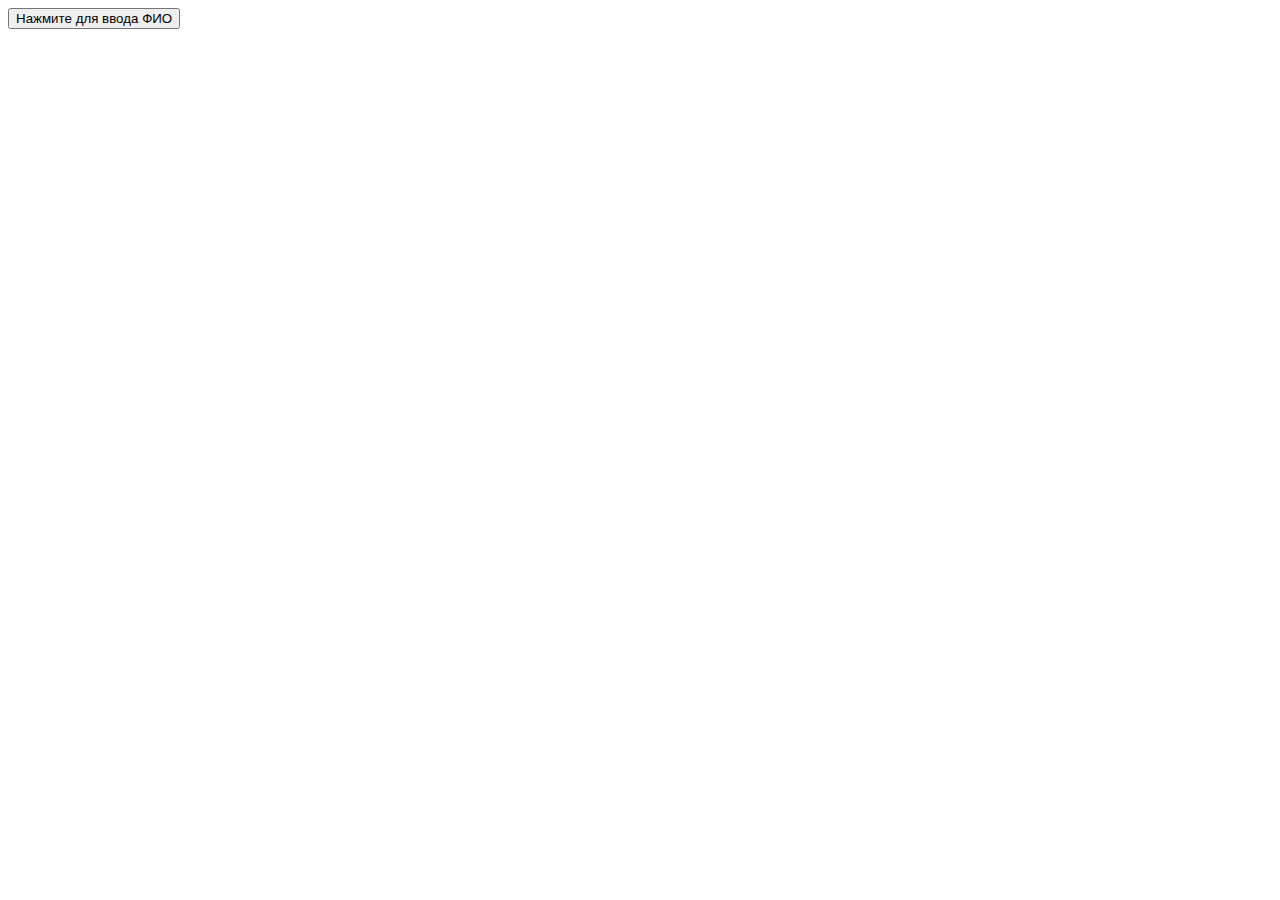
<file: 1/index.html>
<!DOCTYPE html>
<html lang="en">

<head>
    <meta charset="UTF-8">
    <meta name="viewport" content="width=device-width, initial-scale=1.0">
    <title>Document</title>
    <script src="assets/javascript/alert.js"></script>
</head>

<body>

    <button onclick="SetPrintFio()">Нажмите для ввода ФИО</button>

    <script>
        alert('Я JavaScript');
    </script>
</body>

</html>
</file>
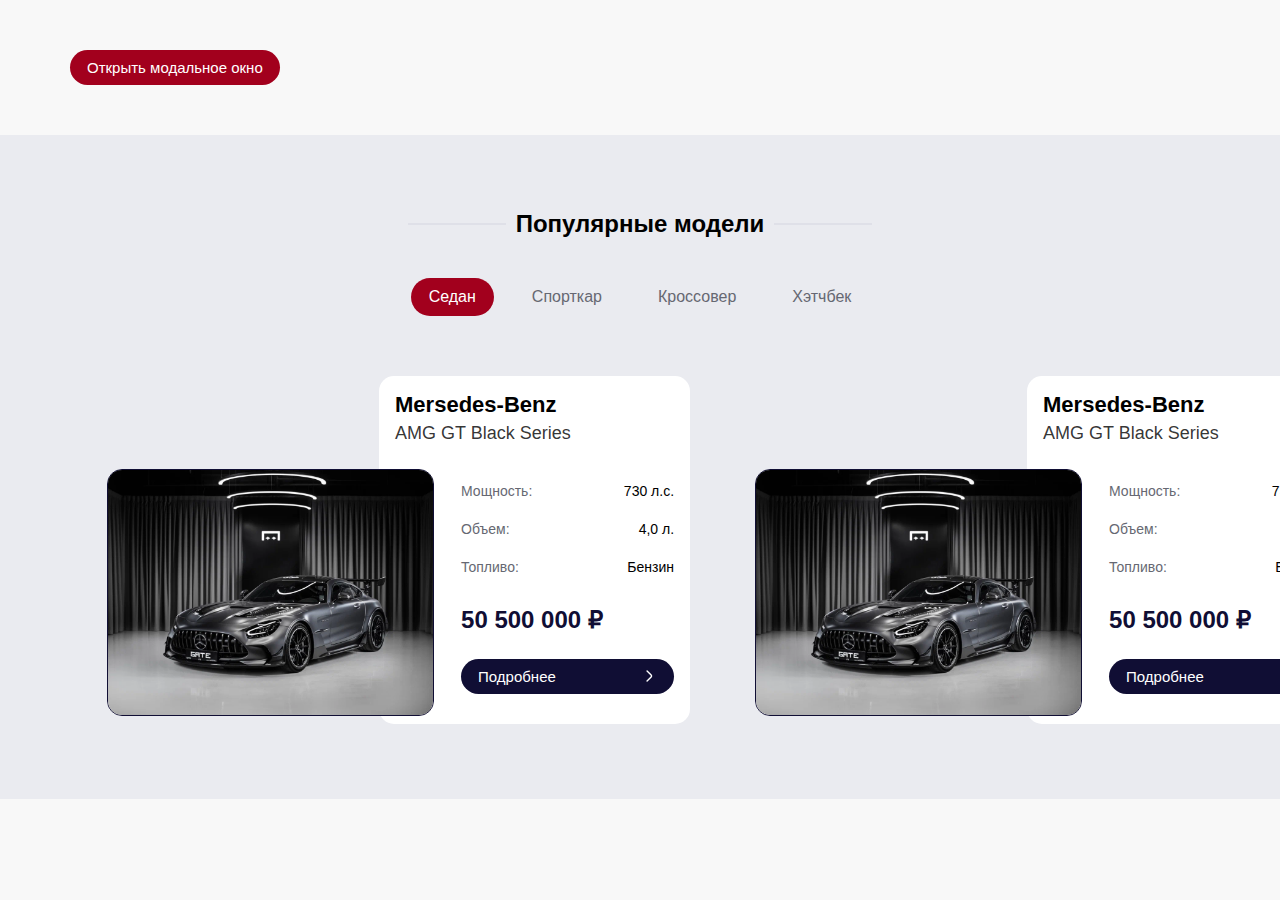
<file: 10/index.html>
<!DOCTYPE html>
<html lang="ru">

<head>
    <meta charset="UTF-8">
    <meta name="viewport" content="width=device-width, initial-scale=1.0">
    <title>Document</title>
    <link rel="stylesheet" href="assets/css/style.css">
</head>

<body>
    <!-- modal -->
    <div class="modal_container modal-test-drive" id="modal-test-drive">
        <form method="post" class="modal">
            <p class="title">Тест-драйв</p>
            <div class="input-label-gray">
                <label for="name">Имя</label>
                <input type="text" name="name" id="name" required>
            </div>
            <div class="input-label-gray">
                <label for="phone">Телефон</label>
                <input type="text" name="phone" id="phone" required>
            </div>
            <div class="input-label-gray">
                <label for="brend">Автомобиль</label>
                <div class="select_container">
                    <select name="brend" id="brend" required>
                        <option value="">Марка</option>
                    </select>
                </div>
                <div class="select_container">
                    <select name="model" id="model" required>
                        <option value="">Модель</option>
                    </select>
                </div>
            </div>
            <div class="input-label-gray">
                <label for="date">Дата и время</label>
                <input type="datetime-local" name="date" id="date" required>
            </div>
            <div class="btns">
                <input type="submit" name="cat_add" class="btn red" value="Отправить">
            </div>
        </form>
    </div>
    <!-- modal -->

    <div class="container modal_btn">
        <button class="btn red" onclick="Modal_open('modal-test-drive')">
            <p>Открыть модальное окно</p>
        </button>
    </div>

    <div class="popular">
        <div class="title">
            <h2>Популярные модели</h2>
            <div class="line"></div>
        </div>
        <div class="popular_content">
            <div class="filter">
                <div class="tab active">Седан</div>
                <div class="tab">Спорткар</div>
                <div class="tab">Кроссовер</div>
                <div class="tab">Хэтчбек</div>
            </div>
            <div class="cards active">
                <div class="card">
                    <img src="assets/image/catalog/id_1/image_01.png" alt="">
                    <div class="card_content">
                        <div class="name">
                            <p class="brend">Mersedes-Benz</p>
                            <p class="model">AMG GT Black Series</p>
                        </div>
                        <div class="right_block">
                            <div class="specs">
                                <div class="item">
                                    <p class="name">Мощность:</p>
                                    <p class="value">730 л.с.</p>
                                </div>
                                <div class="item">
                                    <p class="name">Объем:</p>
                                    <p class="value">4,0 л.</p>
                                </div>
                                <div class="item">
                                    <p class="name">Топливо:</p>
                                    <p class="value">Бензин</p>
                                </div>
                            </div>
                            <p class="price">50 500 000 ₽</p>
                            <a href="?page=carpage&amp;id=1" class="btn">
                                <p>Подробнее</p>
                                <svg width="16" height="17" viewBox="0 0 16 17" fill="none"
                                    xmlns="http://www.w3.org/2000/svg">
                                    <path
                                        d="M5.93994 13.7802L10.2866 9.43355C10.7999 8.92021 10.7999 8.08021 10.2866 7.56688L5.93994 3.22021"
                                        stroke-width="1.5" stroke-miterlimit="10" stroke-linecap="round"
                                        stroke-linejoin="round"></path>
                                </svg>
                            </a>
                        </div>
                    </div>
                </div>
                <div class="card">
                    <img src="assets/image/catalog/id_1/image_01.png" alt="">
                    <div class="card_content">
                        <div class="name">
                            <p class="brend">Mersedes-Benz</p>
                            <p class="model">AMG GT Black Series</p>
                        </div>
                        <div class="right_block">
                            <div class="specs">
                                <div class="item">
                                    <p class="name">Мощность:</p>
                                    <p class="value">730 л.с.</p>
                                </div>
                                <div class="item">
                                    <p class="name">Объем:</p>
                                    <p class="value">4,0 л.</p>
                                </div>
                                <div class="item">
                                    <p class="name">Топливо:</p>
                                    <p class="value">Бензин</p>
                                </div>
                            </div>
                            <p class="price">50 500 000 ₽</p>
                            <a href="?page=carpage&amp;id=1" class="btn">
                                <p>Подробнее</p>
                                <svg width="16" height="17" viewBox="0 0 16 17" fill="none"
                                    xmlns="http://www.w3.org/2000/svg">
                                    <path
                                        d="M5.93994 13.7802L10.2866 9.43355C10.7999 8.92021 10.7999 8.08021 10.2866 7.56688L5.93994 3.22021"
                                        stroke-width="1.5" stroke-miterlimit="10" stroke-linecap="round"
                                        stroke-linejoin="round"></path>
                                </svg>
                            </a>
                        </div>
                    </div>
                </div>
            </div>
            <div class="cards">
                <div class="card">
                    <img src="assets/image/catalog/id_1/image_02.png" alt="">
                    <div class="card_content">
                        <div class="name">
                            <p class="brend">Mersedes-Benz</p>
                            <p class="model">AMG GT Black Series</p>
                        </div>
                        <div class="right_block">
                            <div class="specs">
                                <div class="item">
                                    <p class="name">Мощность:</p>
                                    <p class="value">730 л.с.</p>
                                </div>
                                <div class="item">
                                    <p class="name">Объем:</p>
                                    <p class="value">4,0 л.</p>
                                </div>
                                <div class="item">
                                    <p class="name">Топливо:</p>
                                    <p class="value">Бензин</p>
                                </div>
                            </div>
                            <p class="price">50 500 000 ₽</p>
                            <a href="?page=carpage&amp;id=1" class="btn">
                                <p>Подробнее</p>
                                <svg width="16" height="17" viewBox="0 0 16 17" fill="none"
                                    xmlns="http://www.w3.org/2000/svg">
                                    <path
                                        d="M5.93994 13.7802L10.2866 9.43355C10.7999 8.92021 10.7999 8.08021 10.2866 7.56688L5.93994 3.22021"
                                        stroke-width="1.5" stroke-miterlimit="10" stroke-linecap="round"
                                        stroke-linejoin="round"></path>
                                </svg>
                            </a>
                        </div>
                    </div>
                </div>
                <div class="card">
                    <img src="assets/image/catalog/id_1/image_02.png" alt="">
                    <div class="card_content">
                        <div class="name">
                            <p class="brend">Mersedes-Benz</p>
                            <p class="model">AMG GT Black Series</p>
                        </div>
                        <div class="right_block">
                            <div class="specs">
                                <div class="item">
                                    <p class="name">Мощность:</p>
                                    <p class="value">730 л.с.</p>
                                </div>
                                <div class="item">
                                    <p class="name">Объем:</p>
                                    <p class="value">4,0 л.</p>
                                </div>
                                <div class="item">
                                    <p class="name">Топливо:</p>
                                    <p class="value">Бензин</p>
                                </div>
                            </div>
                            <p class="price">50 500 000 ₽</p>
                            <a href="?page=carpage&amp;id=1" class="btn">
                                <p>Подробнее</p>
                                <svg width="16" height="17" viewBox="0 0 16 17" fill="none"
                                    xmlns="http://www.w3.org/2000/svg">
                                    <path
                                        d="M5.93994 13.7802L10.2866 9.43355C10.7999 8.92021 10.7999 8.08021 10.2866 7.56688L5.93994 3.22021"
                                        stroke-width="1.5" stroke-miterlimit="10" stroke-linecap="round"
                                        stroke-linejoin="round"></path>
                                </svg>
                            </a>
                        </div>
                    </div>
                </div>
            </div>
            <div class="cards">
                <div class="card">
                    <img src="assets/image/catalog/id_1/image_03.png" alt="">
                    <div class="card_content">
                        <div class="name">
                            <p class="brend">Mersedes-Benz</p>
                            <p class="model">AMG GT Black Series</p>
                        </div>
                        <div class="right_block">
                            <div class="specs">
                                <div class="item">
                                    <p class="name">Мощность:</p>
                                    <p class="value">730 л.с.</p>
                                </div>
                                <div class="item">
                                    <p class="name">Объем:</p>
                                    <p class="value">4,0 л.</p>
                                </div>
                                <div class="item">
                                    <p class="name">Топливо:</p>
                                    <p class="value">Бензин</p>
                                </div>
                            </div>
                            <p class="price">50 500 000 ₽</p>
                            <a href="?page=carpage&amp;id=1" class="btn">
                                <p>Подробнее</p>
                                <svg width="16" height="17" viewBox="0 0 16 17" fill="none"
                                    xmlns="http://www.w3.org/2000/svg">
                                    <path
                                        d="M5.93994 13.7802L10.2866 9.43355C10.7999 8.92021 10.7999 8.08021 10.2866 7.56688L5.93994 3.22021"
                                        stroke-width="1.5" stroke-miterlimit="10" stroke-linecap="round"
                                        stroke-linejoin="round"></path>
                                </svg>
                            </a>
                        </div>
                    </div>
                </div>
                <div class="card">
                    <img src="assets/image/catalog/id_1/image_03.png" alt="">
                    <div class="card_content">
                        <div class="name">
                            <p class="brend">Mersedes-Benz</p>
                            <p class="model">AMG GT Black Series</p>
                        </div>
                        <div class="right_block">
                            <div class="specs">
                                <div class="item">
                                    <p class="name">Мощность:</p>
                                    <p class="value">730 л.с.</p>
                                </div>
                                <div class="item">
                                    <p class="name">Объем:</p>
                                    <p class="value">4,0 л.</p>
                                </div>
                                <div class="item">
                                    <p class="name">Топливо:</p>
                                    <p class="value">Бензин</p>
                                </div>
                            </div>
                            <p class="price">50 500 000 ₽</p>
                            <a href="?page=carpage&amp;id=1" class="btn">
                                <p>Подробнее</p>
                                <svg width="16" height="17" viewBox="0 0 16 17" fill="none"
                                    xmlns="http://www.w3.org/2000/svg">
                                    <path
                                        d="M5.93994 13.7802L10.2866 9.43355C10.7999 8.92021 10.7999 8.08021 10.2866 7.56688L5.93994 3.22021"
                                        stroke-width="1.5" stroke-miterlimit="10" stroke-linecap="round"
                                        stroke-linejoin="round"></path>
                                </svg>
                            </a>
                        </div>
                    </div>
                </div>
            </div>
            <div class="cards">
                <div class="card">
                    <img src="assets/image/catalog/id_1/image_04.png" alt="">
                    <div class="card_content">
                        <div class="name">
                            <p class="brend">Mersedes-Benz</p>
                            <p class="model">AMG GT Black Series</p>
                        </div>
                        <div class="right_block">
                            <div class="specs">
                                <div class="item">
                                    <p class="name">Мощность:</p>
                                    <p class="value">730 л.с.</p>
                                </div>
                                <div class="item">
                                    <p class="name">Объем:</p>
                                    <p class="value">4,0 л.</p>
                                </div>
                                <div class="item">
                                    <p class="name">Топливо:</p>
                                    <p class="value">Бензин</p>
                                </div>
                            </div>
                            <p class="price">50 500 000 ₽</p>
                            <a href="?page=carpage&amp;id=1" class="btn">
                                <p>Подробнее</p>
                                <svg width="16" height="17" viewBox="0 0 16 17" fill="none"
                                    xmlns="http://www.w3.org/2000/svg">
                                    <path
                                        d="M5.93994 13.7802L10.2866 9.43355C10.7999 8.92021 10.7999 8.08021 10.2866 7.56688L5.93994 3.22021"
                                        stroke-width="1.5" stroke-miterlimit="10" stroke-linecap="round"
                                        stroke-linejoin="round"></path>
                                </svg>
                            </a>
                        </div>
                    </div>
                </div>
                <div class="card">
                    <img src="assets/image/catalog/id_1/image_04.png" alt="">
                    <div class="card_content">
                        <div class="name">
                            <p class="brend">Mersedes-Benz</p>
                            <p class="model">AMG GT Black Series</p>
                        </div>
                        <div class="right_block">
                            <div class="specs">
                                <div class="item">
                                    <p class="name">Мощность:</p>
                                    <p class="value">730 л.с.</p>
                                </div>
                                <div class="item">
                                    <p class="name">Объем:</p>
                                    <p class="value">4,0 л.</p>
                                </div>
                                <div class="item">
                                    <p class="name">Топливо:</p>
                                    <p class="value">Бензин</p>
                                </div>
                            </div>
                            <p class="price">50 500 000 ₽</p>
                            <a href="?page=carpage&amp;id=1" class="btn">
                                <p>Подробнее</p>
                                <svg width="16" height="17" viewBox="0 0 16 17" fill="none"
                                    xmlns="http://www.w3.org/2000/svg">
                                    <path
                                        d="M5.93994 13.7802L10.2866 9.43355C10.7999 8.92021 10.7999 8.08021 10.2866 7.56688L5.93994 3.22021"
                                        stroke-width="1.5" stroke-miterlimit="10" stroke-linecap="round"
                                        stroke-linejoin="round"></path>
                                </svg>
                            </a>
                        </div>
                    </div>
                </div>
            </div>
        </div>
    </div>

    <script src="assets/js/script.js"></script>
</body>

</html>
</file>
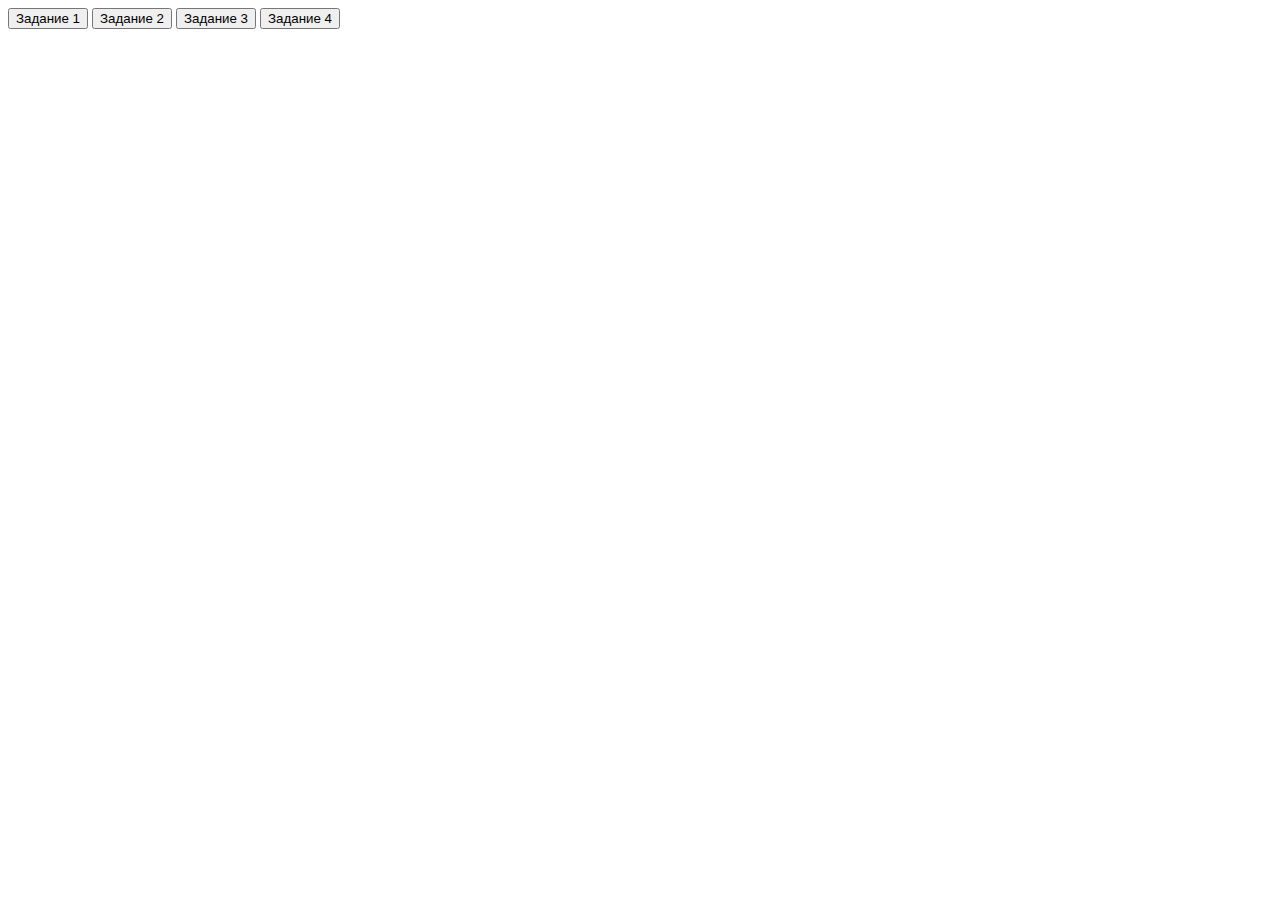
<file: 2/index.html>
<!DOCTYPE html>
<html lang="en">

<head>
    <meta charset="UTF-8">
    <meta name="viewport" content="width=device-width, initial-scale=1.0">
    <title>Document</title>
</head>

<body>
    <button onclick="Zadanie1()">Задание 1</button>
    <button onclick="Zadanie2()">Задание 2</button>
    <button onclick="Zadanie3()">Задание 3</button>
    <button onclick="Zadanie4()">Задание 4</button>
    <script src="assets/js/script.js"></script>
</body>

</html>
</file>
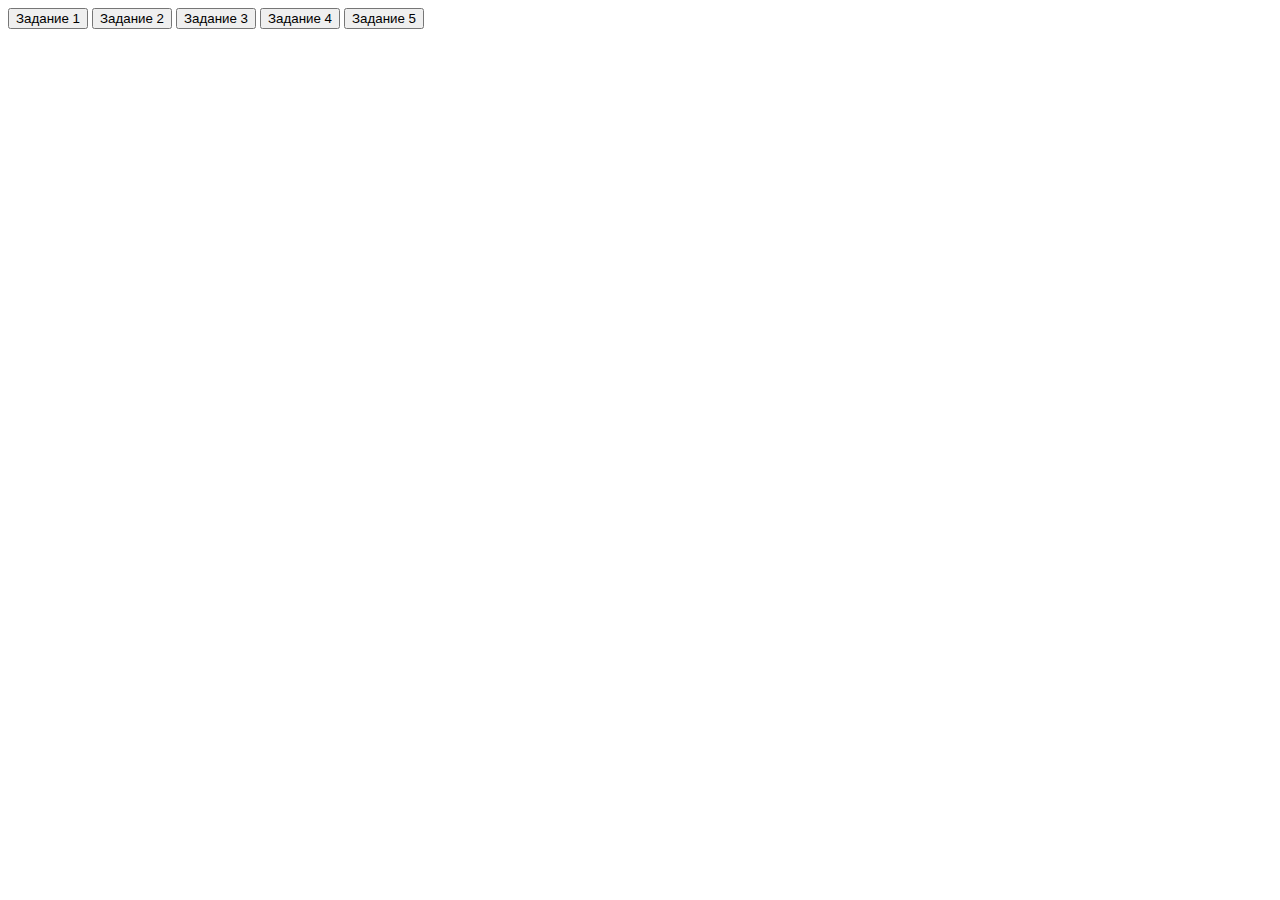
<file: 3/index.html>
<!DOCTYPE html>
<html lang="en">

<head>
    <meta charset="UTF-8">
    <meta name="viewport" content="width=device-width, initial-scale=1.0">
    <title>Document</title>
</head>

<body>
    <button onclick="Zadanie1()">Задание 1</button>
    <button onclick="Zadanie2()">Задание 2</button>
    <button onclick="Zadanie3()">Задание 3</button>
    <button onclick="Zadanie4()">Задание 4</button>
    <button onclick="Zadanie5()">Задание 5</button>
    <script src="assets/js/script.js"></script>
</body>

</html>
</file>
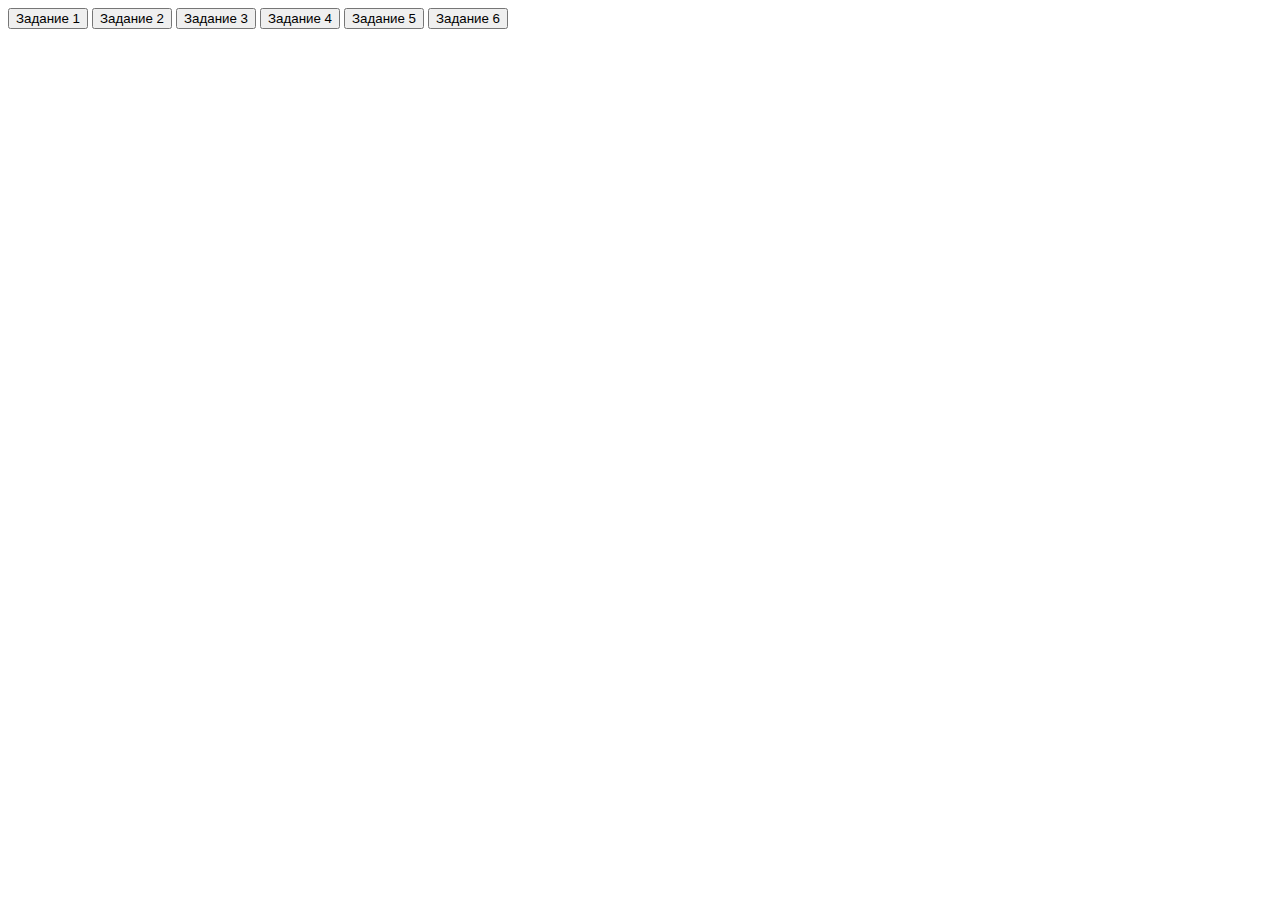
<file: 4/index.html>
<!DOCTYPE html>
<html lang="en">

<head>
    <meta charset="UTF-8">
    <meta name="viewport" content="width=device-width, initial-scale=1.0">
    <title>Document</title>
</head>

<body>
    <button onclick="Zadanie1()">Задание 1</button>
    <button onclick="Zadanie2()">Задание 2</button>
    <button onclick="Zadanie3()">Задание 3</button>
    <button onclick="Zadanie4()">Задание 4</button>
    <button onclick="Zadanie5()">Задание 5</button>
    <button onclick="Zadanie6()">Задание 6</button>
    <script src="assets/js/script.js"></script>
</body>

</html>
</file>
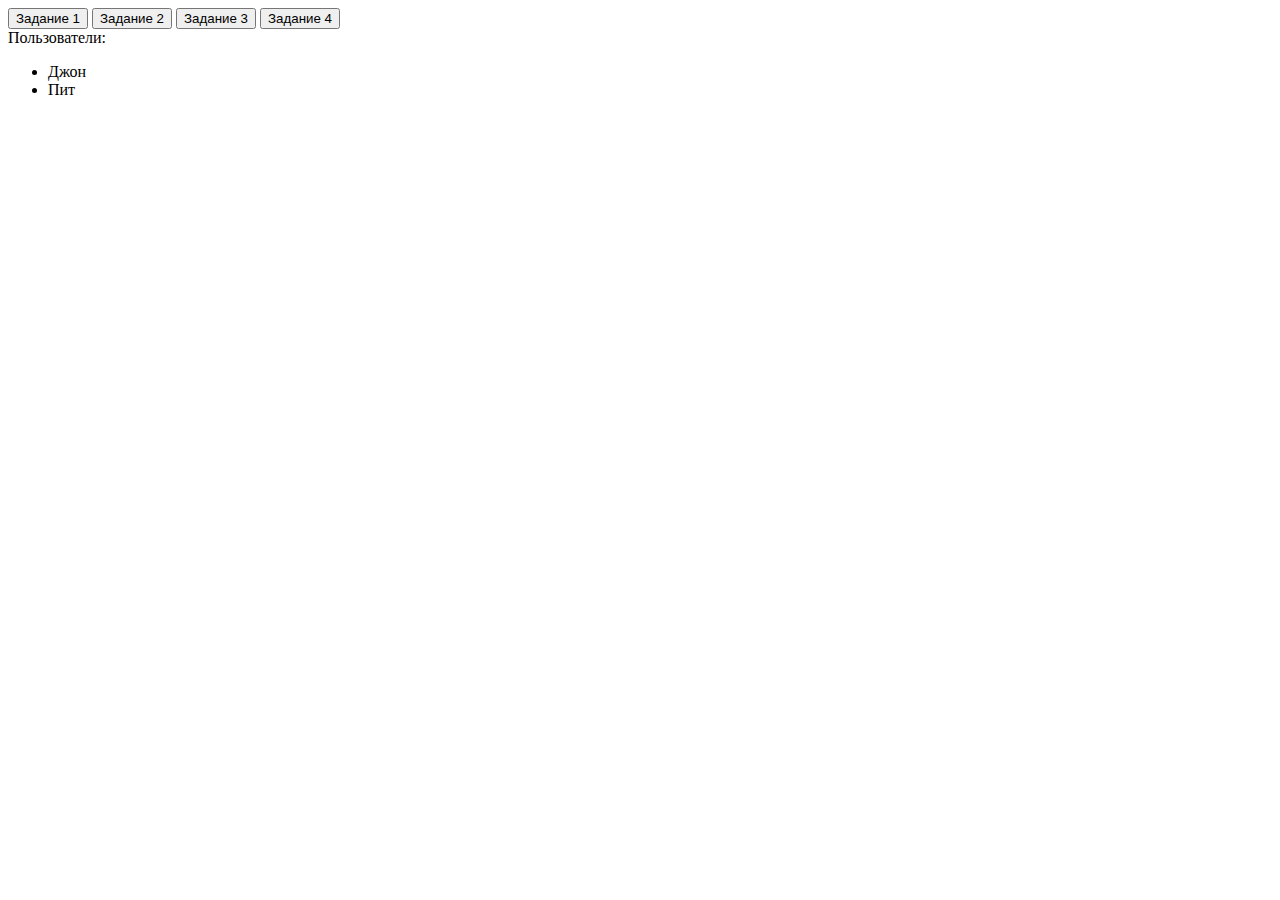
<file: 6/index.html>
<!DOCTYPE html>
<html lang="en">

<head>
    <meta charset="UTF-8">
    <meta name="viewport" content="width=device-width, initial-scale=1.0">
    <title>Document</title>
</head>

<body>
    <button onclick="Zadanie1()">Задание 1</button>
    <button onclick="Zadanie2()">Задание 2</button>
    <button onclick="Zadanie3()">Задание 3</button>
    <button onclick="Zadanie4()">Задание 4</button>
    <!-- Задание 1 -->
    <div>Пользователи:</div>
    <ul>
        <li>Джон</li>
        <li>Пит</li>
    </ul>
    <!-- Задание 1 -->
    <div class="zadanie3"></div>
    <div class="zadanie4"></div>
    <script src="assets/js/script.js"></script>

    <style>
        .block {
            width: 100px;
            height: 100px;
            background-color: red;
            margin-bottom: 10px;
        }
    </style>
</body>

</html>
</file>
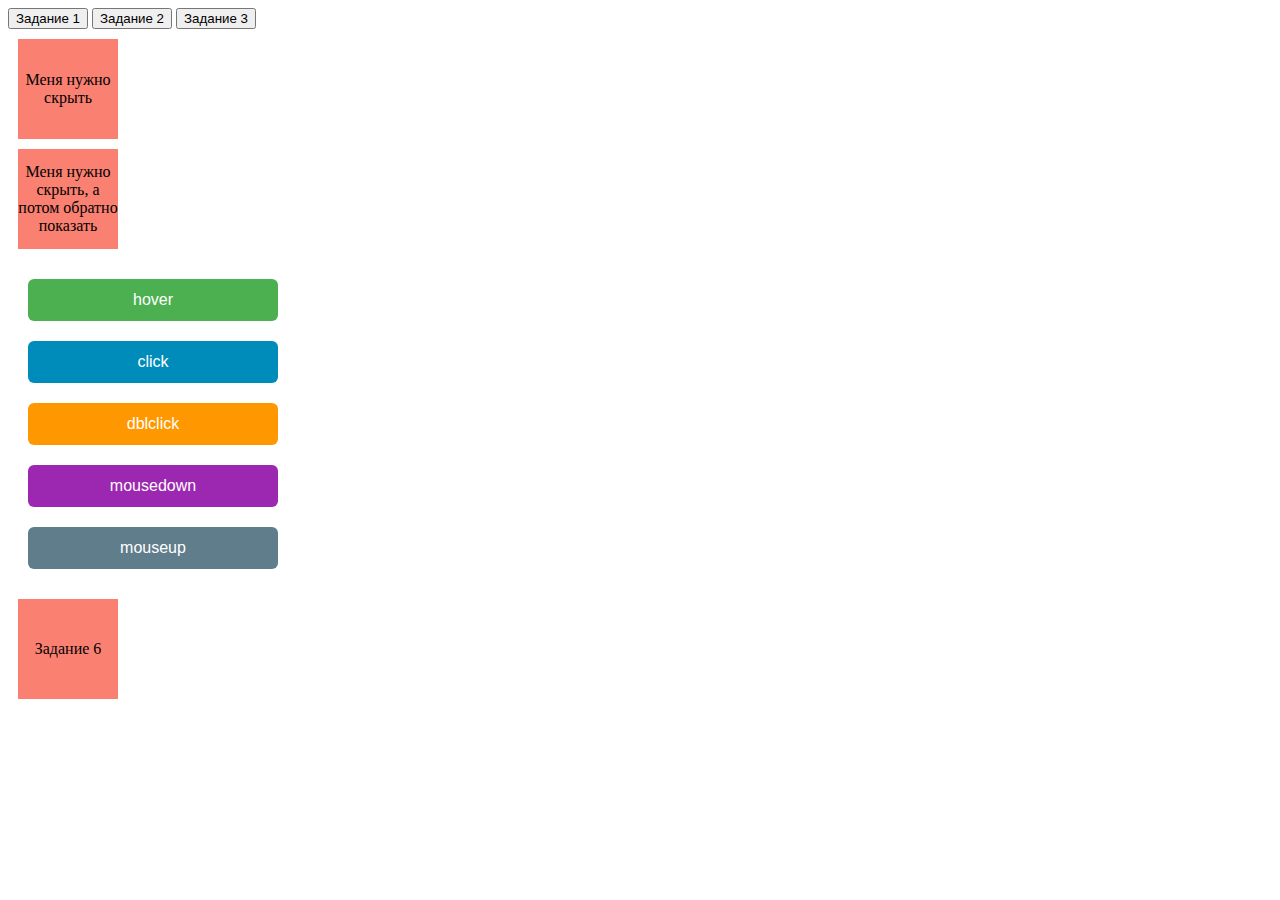
<file: 7/index.html>
<!DOCTYPE html>
<html lang="en">

<head>
    <meta charset="UTF-8">
    <meta name="viewport" content="width=device-width, initial-scale=1.0">
    <title>Document</title>
</head>

<body>
    <button id="z1">Задание 1</button>
    <button id="z2">Задание 2</button>
    <button id="z3">Задание 3</button>

    <div id="text" class="block">Меня нужно скрыть</div>

    <div id="text-2" class="block">Меня нужно скрыть, а потом обратно показать</div>
    <div class="zadanie4">
        <button class="btn" id="hoverBtn">hover</button>
        <button class="btn" id="clickBtn">click</button>
        <button class="btn" id="doubleClickBtn">dblclick</button>
        <button class="btn" id="mouseDownBtn">mousedown</button>
        <button class="btn" id="mouseUpBtn">mouseup</button>
    </div>
    <div class="zadanie6 block">Задание 6</div>

    <script src="assets/js/script.js"></script>

    <style>
        .block {
            width: 100px;
            height: 100px;
            background-color: salmon;
            margin: 10px;
            display: flex;
            align-items: center;
            justify-content: center;
            text-align: center;
        }

        .display {
            display: none;
        }

        .zadanie4 {
            font-family: Arial, sans-serif;
            display: flex;
            flex-direction: column;
            gap: 20px;
            padding: 20px;
        }

        .btn {
            padding: 12px 24px;
            font-size: 16px;
            border: none;
            border-radius: 6px;
            cursor: pointer;
            transition: all 0.3s ease;
            width: 250px;
            text-align: center;
            position: relative;
            overflow: hidden;
        }

        #hoverBtn {
            background-color: #4CAF50;
            color: white;
        }

        #hoverBtn.hover {
            background-color: #45a049;
            transform: scale(1.05);
            box-shadow: 0 4px 8px rgba(0, 0, 0, 0.2);
        }

        #clickBtn {
            background-color: #008CBA;
            color: white;
        }

        #clickBtn.click {
            background-color: #0077a3;
            transform: scale(0.95);
        }

        #doubleClickBtn {
            background-color: #ff9800;
            color: white;
        }

        #mouseDownBtn {
            background-color: #9c27b0;
            color: white;
        }

        #mouseUpBtn {
            background-color: #607d8b;
            color: white;
        }
    </style>
</body>

</html>
</file>
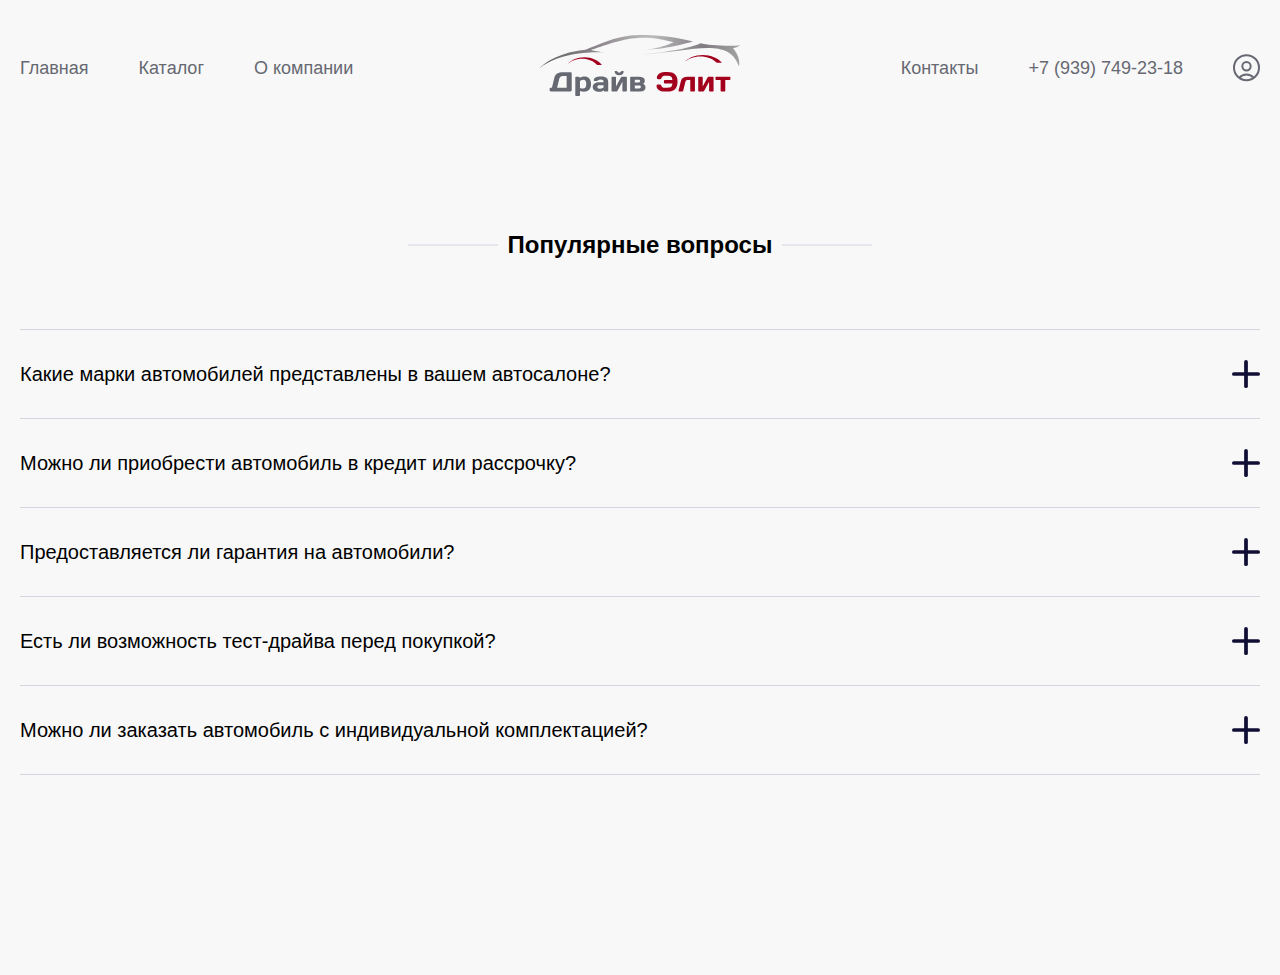
<file: 8/index.html>
<!DOCTYPE html>
<html lang="ru">

<head>
    <meta charset="UTF-8">
    <meta name="viewport" content="width=device-width, initial-scale=1.0">
    <title>Document</title>
    <link rel="stylesheet" href="assets/css/style.css">
</head>

<body>
    <header class="container">
        <nav class="nav">
            <a href="?page=home">Главная</a>
            <a href="?page=catalog">Каталог</a>
            <a href="?page=about">О компании</a>
        </nav>
        <a href="?page=home" class="logo">
            <img src="assets/image/logo/logo.svg" alt="">
        </a>
        <nav class="right">
            <a href="?page=contact" class="nav">Контакты</a>
            <a href="tel:+7 (939) 749-23-18" class="nav">+7 (939) 749-23-18</a>
            <div class="dropdown">
                <a href="?page=account" class="account_icon">
                    <svg width="27" height="28" viewBox="0 0 27 28" fill="none" xmlns="http://www.w3.org/2000/svg">
                        <path
                            d="M20.7453 23.816C18.9652 21.8279 16.3787 20.5768 13.5 20.5768C10.6213 20.5768 8.03461 21.8279 6.25445 23.816M13.5 26.1323C6.59644 26.1323 1 20.5359 1 13.6323C1 6.72876 6.59644 1.13232 13.5 1.13232C20.4036 1.13232 26 6.72876 26 13.6323C26 20.5359 20.4036 26.1323 13.5 26.1323ZM13.5 16.4101C11.1988 16.4101 9.33333 14.5446 9.33333 12.2434C9.33333 9.94225 11.1988 8.07677 13.5 8.07677C15.8012 8.07677 17.6667 9.94225 17.6667 12.2434C17.6667 14.5446 15.8012 16.4101 13.5 16.4101Z"
                            stroke-width="2" stroke-linecap="round" stroke-linejoin="round" />
                    </svg>
                </a>
                <div class="drop_margin">
                    <div class="drop_content">
                        <a href="">Профиль</a>
                        <a href="">Избранное</a>
                        <a href="">Тест-драйвы</a>
                    </div>
                </div>
            </div>
        </nav>
    </header>

    <div class="question container mt-130">
        <div class="title">
            <h2>Популярные вопросы</h2>
            <div class="line"></div>
        </div>
        <div class="question_content">
            <hr>
            <div class="question_item">
                <div class="item_title">
                    <p class="text">Какие марки автомобилей представлены в вашем автосалоне?</p>
                    <svg width="30" height="30" viewBox="0 0 30 30" fill="none" xmlns="http://www.w3.org/2000/svg">
                        <rect x="13" width="4" height="30" rx="2" fill="#100E34" />
                        <rect y="17" width="4" height="30" rx="2" transform="rotate(-90 0 17)" fill="#100E34" />
                    </svg>
                </div>
                <p class="text-2">Наш премиальный автосалон предлагает эксклюзивные модели ведущих мировых брендов,
                    таких как Mercedes-Benz, BMW, Audi, Porsche, Jaguar, Lexus и других. Мы тщательно отбираем
                    автомобили, чтобы гарантировать высочайшее качество и соответствие стандартам премиум-класса.</p>
            </div>
            <hr>
            <div class="question_item">
                <div class="item_title">
                    <p class="text">Можно ли приобрести автомобиль в кредит или рассрочку?</p>
                    <svg width="30" height="30" viewBox="0 0 30 30" fill="none" xmlns="http://www.w3.org/2000/svg">
                        <rect x="13" width="4" height="30" rx="2" fill="#100E34" />
                        <rect y="17" width="4" height="30" rx="2" transform="rotate(-90 0 17)" fill="#100E34" />
                    </svg>
                </div>
                <p class="text-2">Да, мы сотрудничаем с ведущими банками и финансовыми организациями, чтобы предложить
                    нашим клиентам выгодные условия кредитования и рассрочки. Наши менеджеры помогут подобрать
                    оптимальную программу, учитывая ваши пожелания и финансовые возможности.</p>
            </div>
            <hr>
            <div class="question_item">
                <div class="item_title">
                    <p class="text">Предоставляется ли гарантия на автомобили?</p>
                    <svg width="30" height="30" viewBox="0 0 30 30" fill="none" xmlns="http://www.w3.org/2000/svg">
                        <rect x="13" width="4" height="30" rx="2" fill="#100E34" />
                        <rect y="17" width="4" height="30" rx="2" transform="rotate(-90 0 17)" fill="#100E34" />
                    </svg>
                </div>
                <p class="text-2">Все автомобили, представленные в нашем салоне, проходят тщательную проверку и
                    сертификацию. Мы предоставляем официальную гарантию от производителя, а также дополнительные
                    гарантийные программы в зависимости от модели и года выпуска.</p>
            </div>
            <hr>
            <div class="question_item">
                <div class="item_title">
                    <p class="text">Есть ли возможность тест-драйва перед покупкой?</p>
                    <svg width="30" height="30" viewBox="0 0 30 30" fill="none" xmlns="http://www.w3.org/2000/svg">
                        <rect x="13" width="4" height="30" rx="2" fill="#100E34" />
                        <rect y="17" width="4" height="30" rx="2" transform="rotate(-90 0 17)" fill="#100E34" />
                    </svg>
                </div>
                <p class="text-2">Конечно! Мы предлагаем возможность тест-драйва понравившегося автомобиля, чтобы вы
                    могли оценить его характеристики, комфорт и управляемость. Для записи на тест-драйв свяжитесь с
                    нашим менеджером.</p>
            </div>
            <hr>
            <div class="question_item">
                <div class="item_title">
                    <p class="text">Можно ли заказать автомобиль с индивидуальной комплектацией?</p>
                    <svg width="30" height="30" viewBox="0 0 30 30" fill="none" xmlns="http://www.w3.org/2000/svg">
                        <rect x="13" width="4" height="30" rx="2" fill="#100E34" />
                        <rect y="17" width="4" height="30" rx="2" transform="rotate(-90 0 17)" fill="#100E34" />
                    </svg>
                </div>
                <p class="text-2">Да, мы предоставляем услугу индивидуального заказа автомобиля с учетом ваших
                    предпочтений по комплектации, цвету, интерьеру и дополнительным опциям. Сроки поставки и стоимость
                    уточняются у менеджера.</p>
            </div>
            <hr>
        </div>
    </div>

    <script src="assets/js/script.js"></script>
</body>

</html>
</file>
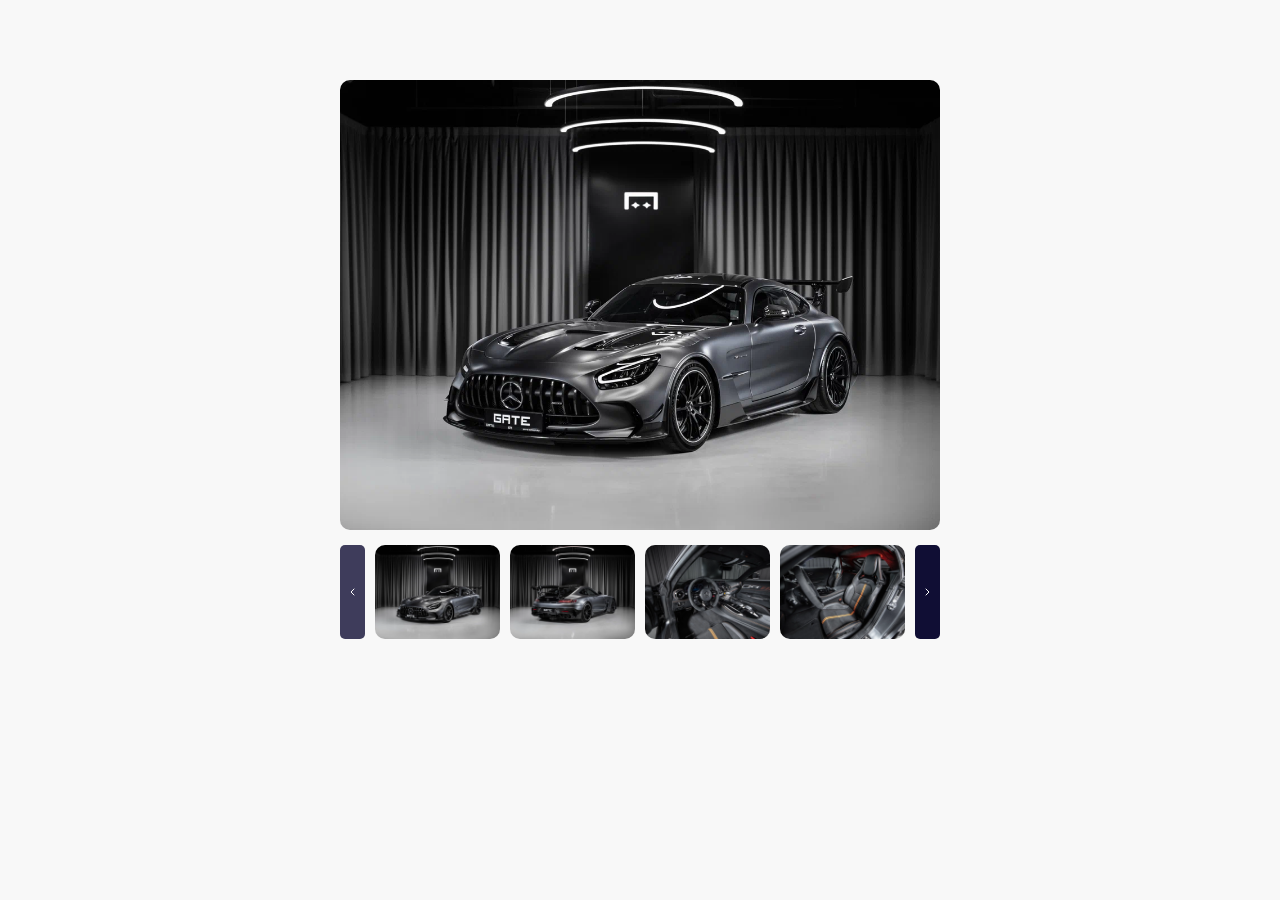
<file: 9/index.html>
<!DOCTYPE html>
<html lang="ru">

<head>
    <meta charset="UTF-8">
    <meta name="viewport" content="width=device-width, initial-scale=1.0">
    <title>Document</title>
    <link rel="stylesheet" href="assets/css/style.css">
</head>

<body>
    <div class="image_block">
        <img src="assets/image/catalog/id_1/image_01.png" alt="" class="main_img">
        <div class="img_slider">
            <button class="slider_btn prev" disabled="">
                <svg width="5" height="8" viewBox="0 0 5 8" fill="none" xmlns="http://www.w3.org/2000/svg">
                    <path d="M4 7L1 4L4 1" stroke="white" stroke-linecap="round" stroke-linejoin="round"></path>
                </svg>
            </button>
            <div class="img_overflow">
                <div class="img_items" style="transform: translateX(0px);">
                    <img src="assets/image/catalog/id_1/image_01.png" alt=""
                        onclick="document.querySelector('.main_img').src = this.src">
                    <img src="assets/image/catalog/id_1/image_02.png" alt=""
                        onclick="document.querySelector('.main_img').src = this.src">
                    <img src="assets/image/catalog/id_1/image_03.png" alt=""
                        onclick="document.querySelector('.main_img').src = this.src">
                    <img src="assets/image/catalog/id_1/image_04.png" alt=""
                        onclick="document.querySelector('.main_img').src = this.src">
                    <img src="assets/image/catalog/id_1/image_05.png" alt=""
                        onclick="document.querySelector('.main_img').src = this.src">
                    <img src="assets/image/catalog/id_1/image_06.png" alt=""
                        onclick="document.querySelector('.main_img').src = this.src">
                    <img src="assets/image/catalog/id_1/image_07.png" alt=""
                        onclick="document.querySelector('.main_img').src = this.src">
                    <img src="assets/image/catalog/id_1/image_08.png" alt=""
                        onclick="document.querySelector('.main_img').src = this.src">
                    <img src="assets/image/catalog/id_1/image_09.png" alt=""
                        onclick="document.querySelector('.main_img').src = this.src">
                </div>
            </div>
            <button class="slider_btn next">
                <svg width="5" height="8" viewBox="0 0 5 8" fill="none" xmlns="http://www.w3.org/2000/svg">
                    <path d="M1 1L4 4L1 7" stroke="white" stroke-linecap="round" stroke-linejoin="round"></path>
                </svg>
            </button>
        </div>
    </div>

    <script src="assets/js/script.js"></script>
</body>

</html>
</file>
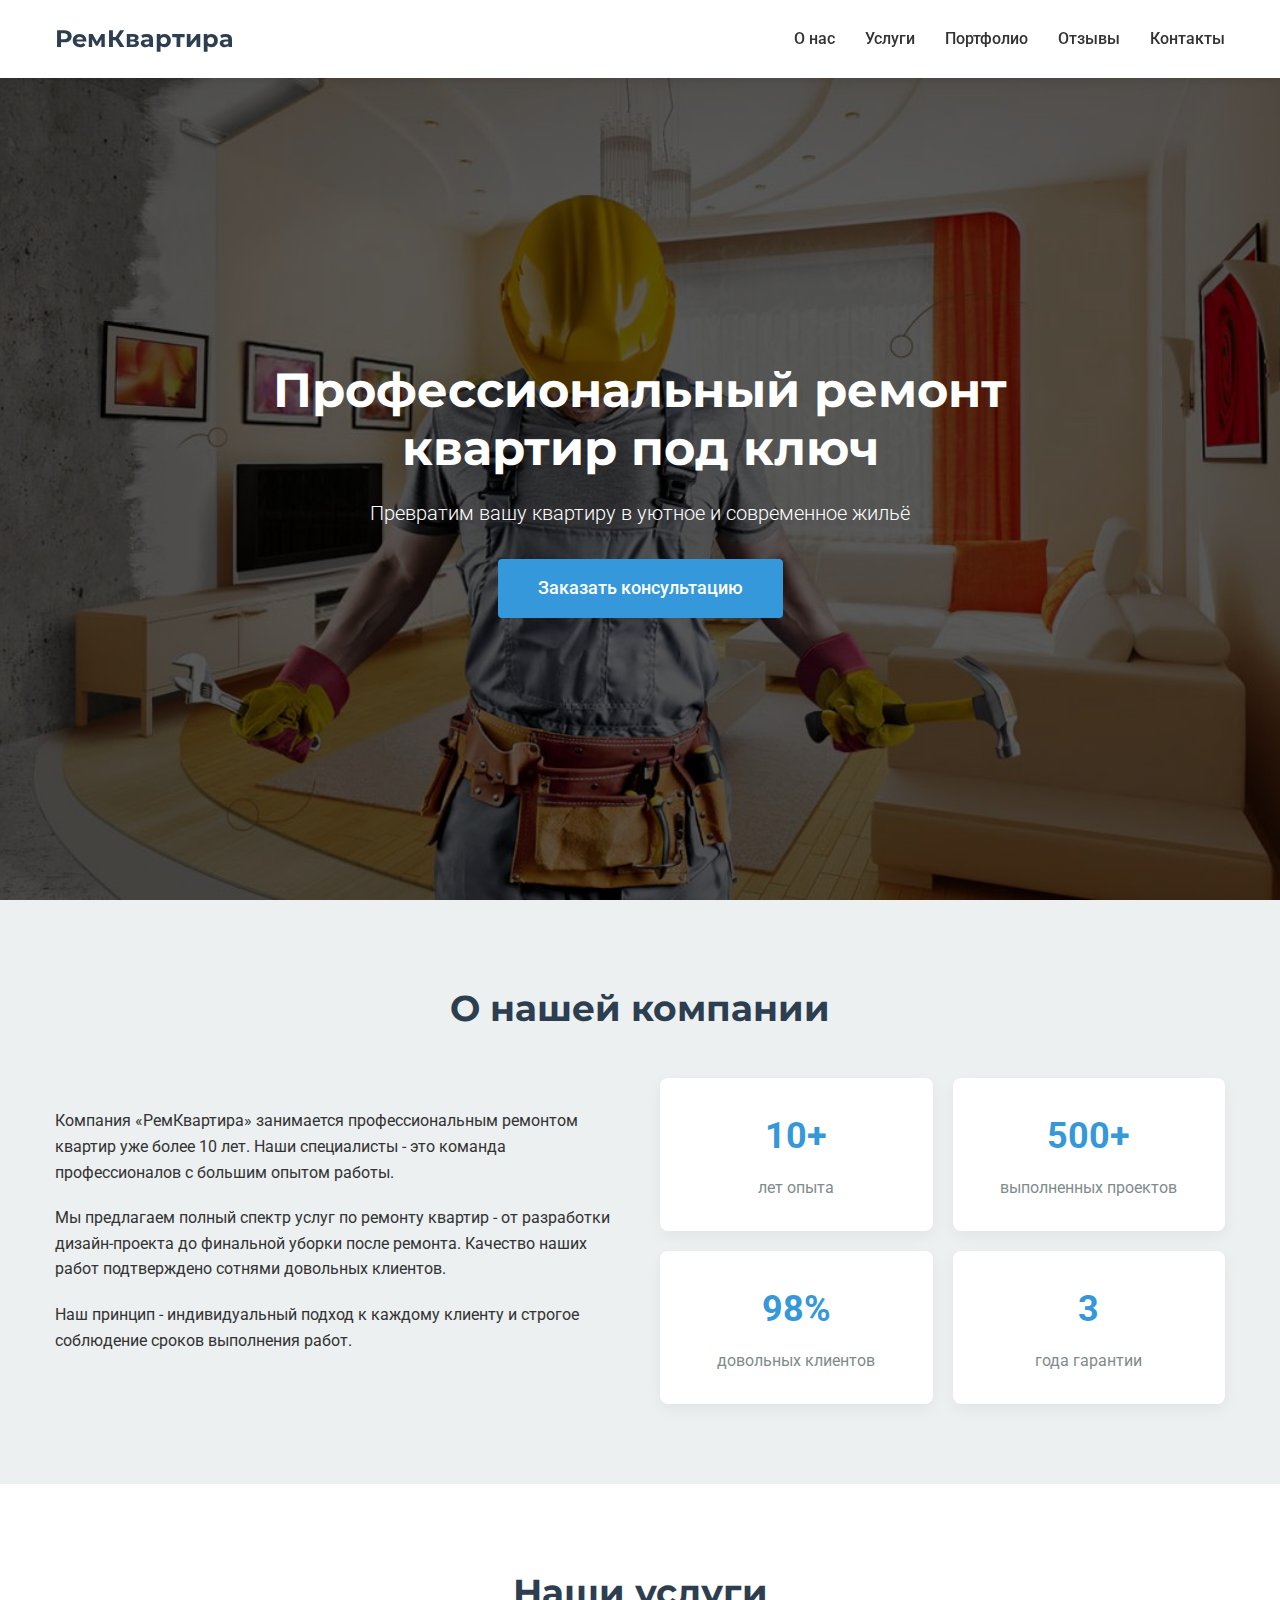
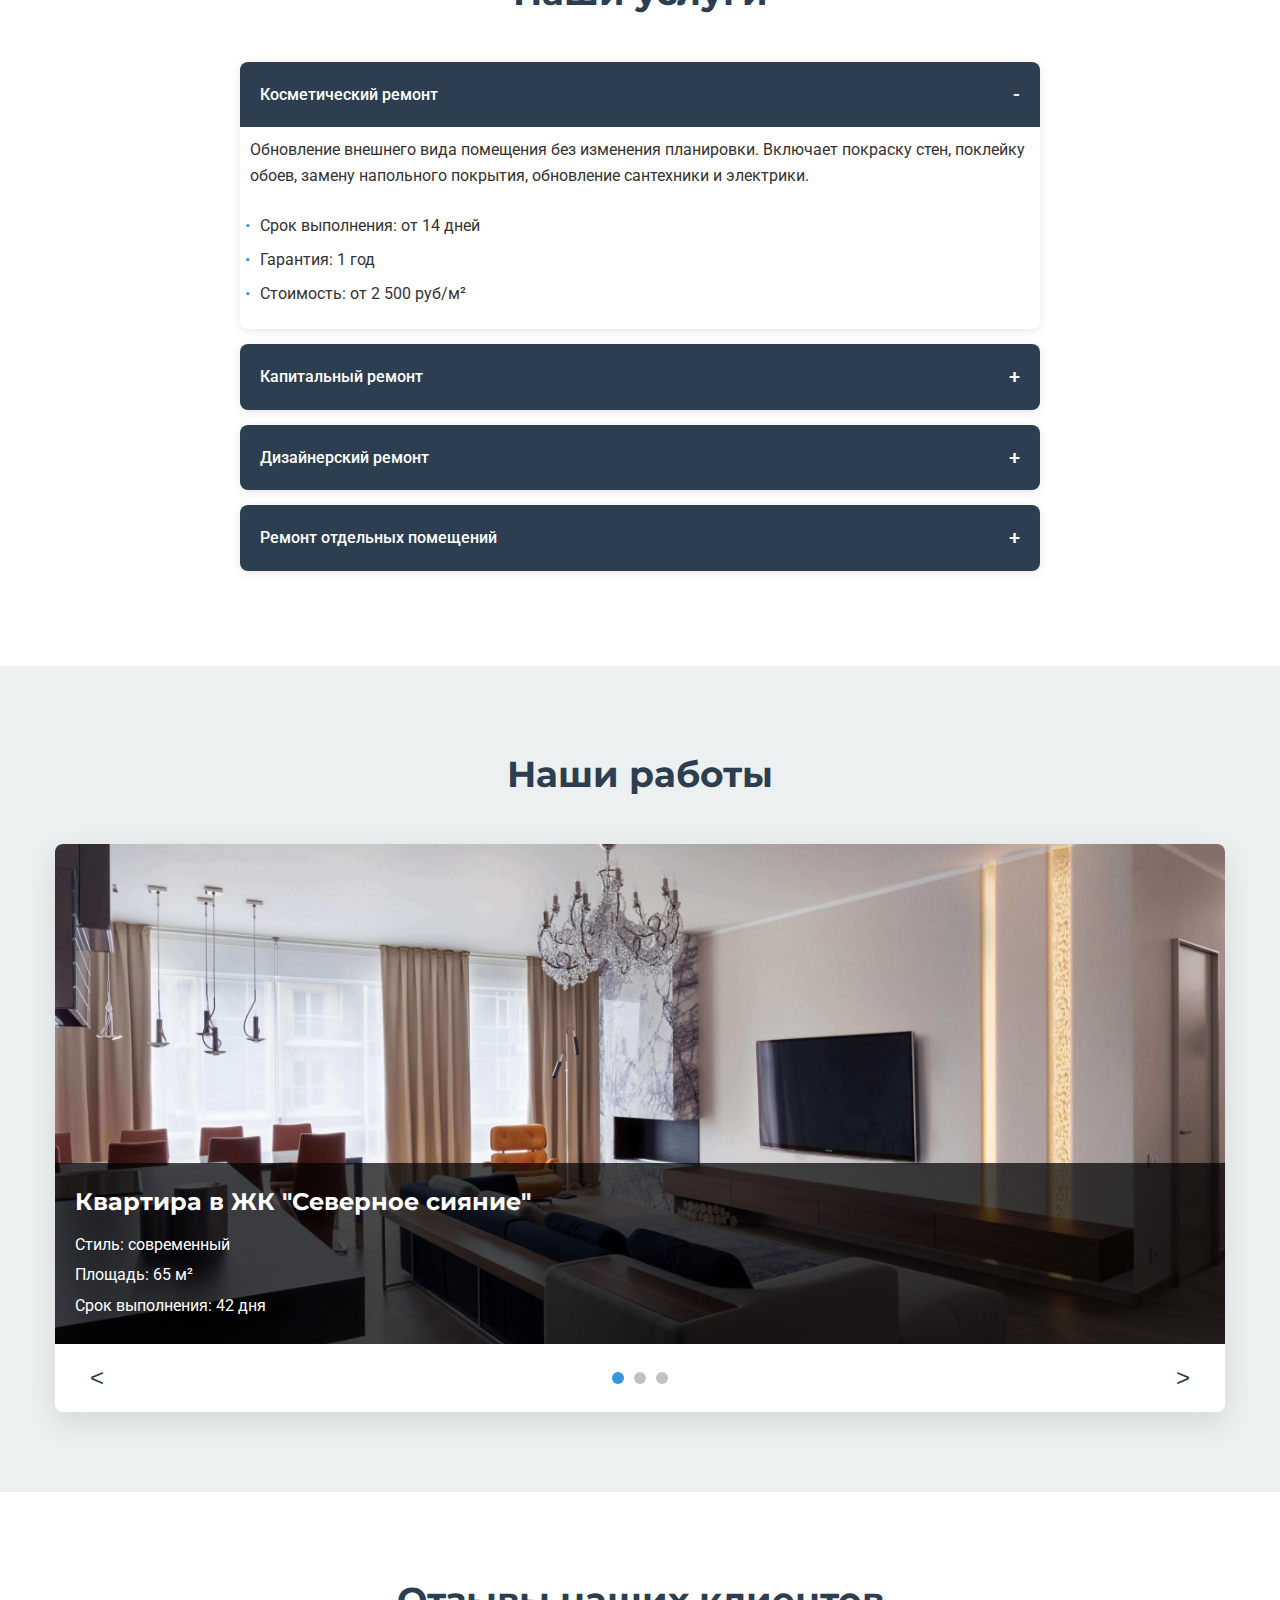
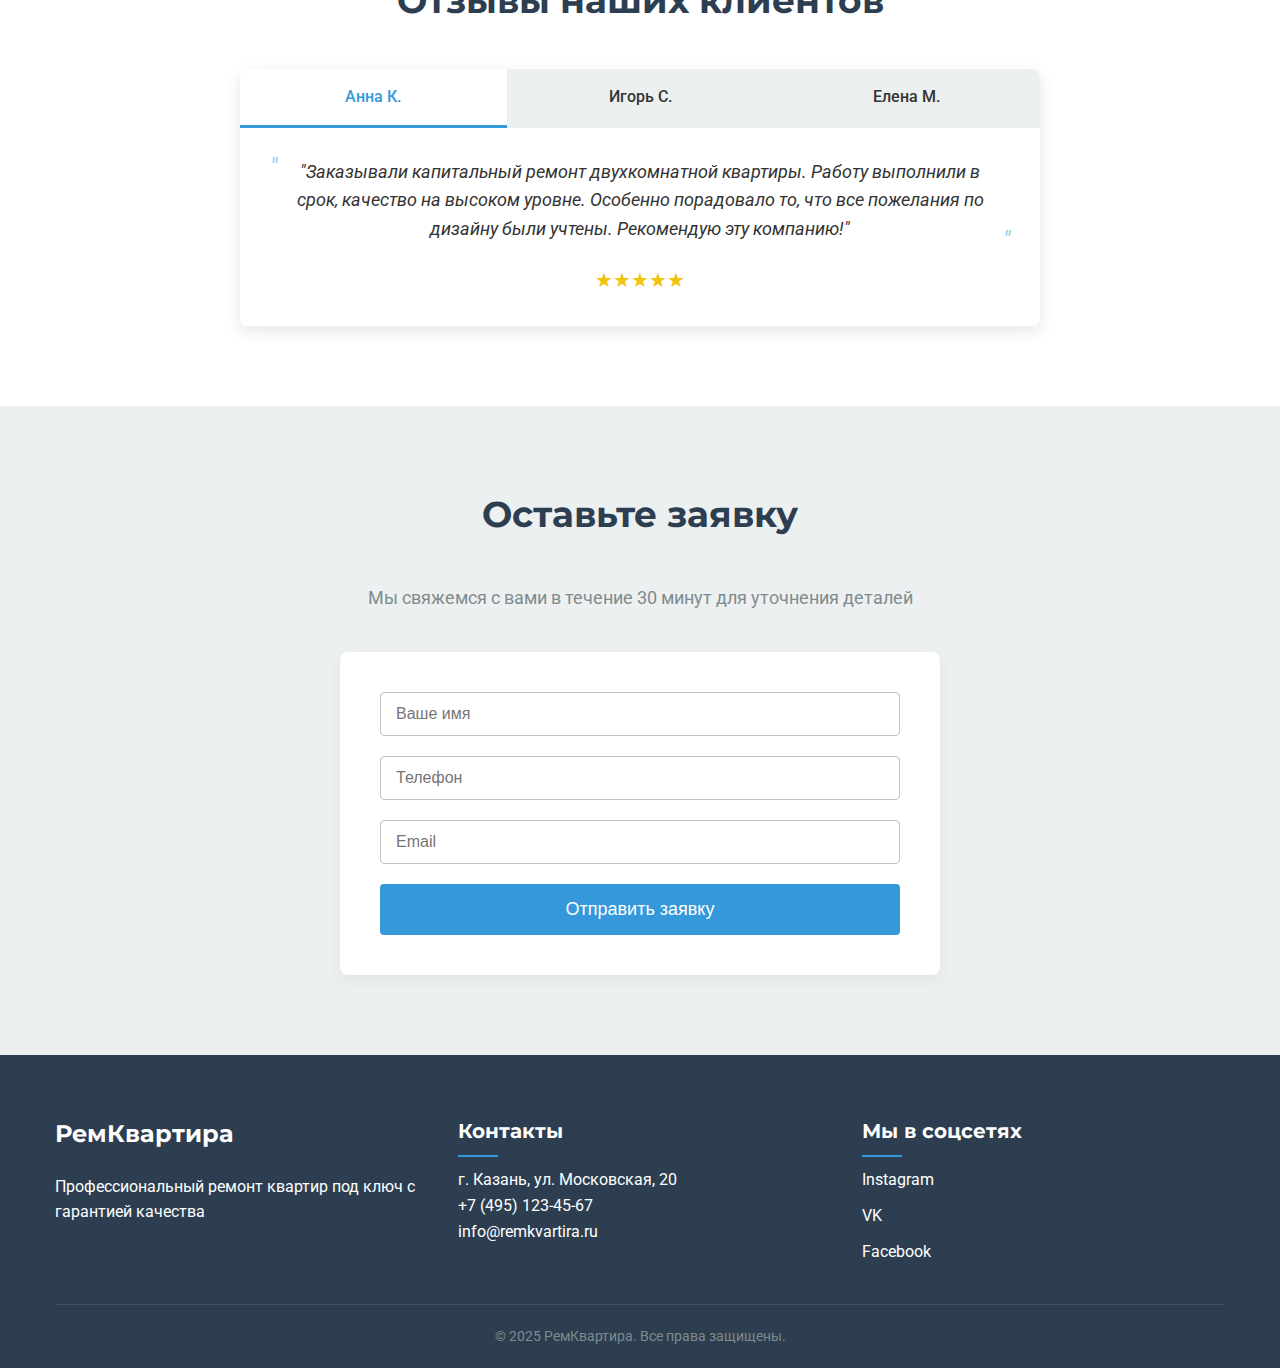
<file: remont/index.html>
<!DOCTYPE html>
<html lang="ru">

<head>
    <meta charset="UTF-8">
    <meta name="viewport" content="width=device-width, initial-scale=1.0">
    <title>Ремонт квартир под ключ | Профессиональный ремонт в вашем городе</title>
    <link rel="stylesheet" href="assets/css/style.css">
    <link
        href="https://fonts.googleapis.com/css2?family=Montserrat:wght@400;500;700&family=Roboto:wght@300;400;500&display=swap"
        rel="stylesheet">
</head>

<body>
    <!-- header -->
    <header class="header">
        <div class="container">
            <div class="header__inner">
                <a href="#" class="logo">РемКвартира</a>

                <nav class="nav">
                    <a href="#about" class="nav__link">О нас</a>
                    <a href="#services" class="nav__link">Услуги</a>
                    <a href="#portfolio" class="nav__link">Портфолио</a>
                    <a href="#reviews" class="nav__link">Отзывы</a>
                    <a href="#contact" class="nav__link">Контакты</a>
                </nav>

                <button class="burger" id="burger">
                    <span></span>
                    <span></span>
                    <span></span>
                </button>
            </div>
        </div>
    </header>
    <!-- header -->

    <!-- banner -->
    <section class="hero">
        <div class="container">
            <div class="hero__content">
                <h1 class="hero__title">Профессиональный ремонт квартир под ключ</h1>
                <p class="hero__subtitle">Превратим вашу квартиру в уютное и современное жильё</p>
                <a href="#contact" class="btn hero__btn" id="hero-btn">Заказать консультацию</a>
            </div>
        </div>
    </section>
    <!-- banner -->

    <!-- about us -->
    <section class="about" id="about">
        <div class="container">
            <h2 class="section-title">О нашей компании</h2>
            <div class="about__content">
                <div class="about__text">
                    <p>Компания «РемКвартира» занимается профессиональным ремонтом квартир уже более 10 лет. Наши
                        специалисты - это команда профессионалов с большим опытом работы.</p>
                    <p>Мы предлагаем полный спектр услуг по ремонту квартир - от разработки дизайн-проекта до финальной
                        уборки после ремонта. Качество наших работ подтверждено сотнями довольных клиентов.</p>
                    <p>Наш принцип - индивидуальный подход к каждому клиенту и строгое соблюдение сроков выполнения
                        работ.</p>
                </div>
                <div class="about__stats">
                    <div class="stat-item">
                        <div class="stat-number">10+</div>
                        <div class="stat-text">лет опыта</div>
                    </div>
                    <div class="stat-item">
                        <div class="stat-number">500+</div>
                        <div class="stat-text">выполненных проектов</div>
                    </div>
                    <div class="stat-item">
                        <div class="stat-number">98%</div>
                        <div class="stat-text">довольных клиентов</div>
                    </div>
                    <div class="stat-item">
                        <div class="stat-number">3</div>
                        <div class="stat-text">года гарантии</div>
                    </div>
                </div>
            </div>
        </div>
    </section>
    <!-- about us -->

    <!-- service -->
    <section class="services" id="services">
        <div class="container">
            <h2 class="section-title">Наши услуги</h2>

            <div class="accordion">
                <div class="accordion-item">
                    <div class="accordion-header">Косметический ремонт</div>
                    <div class="accordion-content">
                        <p>Обновление внешнего вида помещения без изменения планировки. Включает покраску стен, поклейку
                            обоев, замену напольного покрытия, обновление сантехники и электрики.</p>
                        <ul>
                            <li>Срок выполнения: от 14 дней</li>
                            <li>Гарантия: 1 год</li>
                            <li>Стоимость: от 2 500 руб/м²</li>
                        </ul>
                    </div>
                </div>

                <div class="accordion-item">
                    <div class="accordion-header">Капитальный ремонт</div>
                    <div class="accordion-content">
                        <p>Полное обновление помещения с заменой всех коммуникаций, выравниванием стен и полов, заменой
                            дверей и окон. Возможна частичная перепланировка.</p>
                        <ul>
                            <li>Срок выполнения: от 30 дней</li>
                            <li>Гарантия: 2 года</li>
                            <li>Стоимость: от 5 000 руб/м²</li>
                        </ul>
                    </div>
                </div>

                <div class="accordion-item">
                    <div class="accordion-header">Дизайнерский ремонт</div>
                    <div class="accordion-content">
                        <p>Ремонт по индивидуальному дизайн-проекту с использованием премиальных материалов. Включает
                            авторский надзор и подбор всех материалов.</p>
                        <ul>
                            <li>Срок выполнения: от 45 дней</li>
                            <li>Гарантия: 3 года</li>
                            <li>Стоимость: от 8 000 руб/м²</li>
                        </ul>
                    </div>
                </div>

                <div class="accordion-item">
                    <div class="accordion-header">Ремонт отдельных помещений</div>
                    <div class="accordion-content">
                        <p>Ремонт кухни, ванной комнаты, коридора или других отдельных помещений с полной заменой всех
                            покрытий и коммуникаций.</p>
                        <ul>
                            <li>Срок выполнения: от 10 дней</li>
                            <li>Гарантия: 1 год</li>
                            <li>Стоимость: индивидуально</li>
                        </ul>
                    </div>
                </div>
            </div>
        </div>
    </section>
    <!-- service -->

    <!-- portfolio -->
    <section class="portfolio" id="portfolio">
        <div class="container">
            <h2 class="section-title">Наши работы</h2>

            <div class="slider">
                <div class="slider-container">
                    <div class="slide active">
                        <img src="assets/image/portfolio/1.jpg" alt="Ремонт квартиры в современном стиле">
                        <div class="slide-info">
                            <h3>Квартира в ЖК "Северное сияние"</h3>
                            <p>Стиль: современный</p>
                            <p>Площадь: 65 м²</p>
                            <p>Срок выполнения: 42 дня</p>
                        </div>
                    </div>

                    <div class="slide">
                        <img src="assets/image/portfolio/2.jpg" alt="Ремонт квартиры в классическом стиле">
                        <div class="slide-info">
                            <h3>Квартира в центре города</h3>
                            <p>Стиль: классика</p>
                            <p>Площадь: 85 м²</p>
                            <p>Срок выполнения: 56 дней</p>
                        </div>
                    </div>

                    <div class="slide">
                        <img src="assets/image/portfolio/3.jpg" alt="Ремонт квартиры в скандинавском стиле">
                        <div class="slide-info">
                            <h3>Апартаменты в ЖК "Европейский"</h3>
                            <p>Стиль: скандинавский</p>
                            <p>Площадь: 72 м²</p>
                            <p>Срок выполнения: 48 дней</p>
                        </div>
                    </div>
                </div>

                <div class="slider-controls">
                    <button class="slider-prev">&lt;</button>
                    <div class="slider-dots">
                        <span class="dot active"></span>
                        <span class="dot"></span>
                        <span class="dot"></span>
                    </div>
                    <button class="slider-next">&gt;</button>
                </div>
            </div>
        </div>
    </section>
    <!-- portfolio -->

    <!-- review -->
    <section class="reviews" id="reviews">
        <div class="container">
            <h2 class="section-title">Отзывы наших клиентов</h2>

            <div class="tabs">
                <div class="tabs-header">
                    <div class="tab-btn active" data-tab="1">Анна К.</div>
                    <div class="tab-btn" data-tab="2">Игорь С.</div>
                    <div class="tab-btn" data-tab="3">Елена М.</div>
                </div>

                <div class="tabs-content">
                    <div class="tab-pane active" data-tab="1">
                        <div class="review">
                            <div class="review-text">
                                "Заказывали капитальный ремонт двухкомнатной квартиры. Работу выполнили в срок, качество
                                на высоком уровне. Особенно порадовало то, что все пожелания по дизайну были учтены.
                                Рекомендую эту компанию!"
                            </div>
                            <div class="review-rating">★★★★★</div>
                        </div>
                    </div>

                    <div class="tab-pane" data-tab="2">
                        <div class="review">
                            <div class="review-text">
                                "Делали ремонт кухни и ванной комнаты. Сроки соблюдены, качество работ отличное. Мастера
                                аккуратные, после себя убирали. Цена соответствует качеству. Буду рекомендовать
                                знакомым."
                            </div>
                            <div class="review-rating">★★★★☆</div>
                        </div>
                    </div>

                    <div class="tab-pane" data-tab="3">
                        <div class="review">
                            <div class="review-text">
                                "Обратилась в компанию для косметического ремонта однокомнатной квартиры. Осталась очень
                                довольна! Все сделали быстро и качественно, при этом цены вполне демократичные.
                                Отдельное спасибо за помощь в выборе материалов."
                            </div>
                            <div class="review-rating">★★★★★</div>
                        </div>
                    </div>
                </div>
            </div>
        </div>
    </section>
    <!-- review -->

    <!-- form -->
    <section class="contact" id="contact">
        <div class="container">
            <h2 class="section-title">Оставьте заявку</h2>
            <p class="section-subtitle">Мы свяжемся с вами в течение 30 минут для уточнения деталей</p>

            <form class="contact-form" id="contact-form">
                <div class="form-group">
                    <input type="text" id="name" name="name" placeholder="Ваше имя" required minlength="2">
                    <span class="error-message"></span>
                </div>

                <div class="form-group">
                    <input type="tel" id="phone" name="phone" placeholder="Телефон" required minlength="18"
                        maxlength="18">
                    <span class="error-message"></span>
                </div>

                <div class="form-group">
                    <input type="email" id="email" name="email" placeholder="Email" required>
                    <span class="error-message"></span>
                </div>

                <button type="submit" class="btn form-btn">Отправить заявку</button>
            </form>
        </div>
    </section>
    <!-- form -->

    <!-- footer-->
    <footer class="footer">
        <div class="container">
            <div class="footer__inner">
                <div class="footer__col">
                    <div class="logo footer-logo">РемКвартира</div>
                    <p>Профессиональный ремонт квартир под ключ с гарантией качества</p>
                </div>

                <div class="footer__col">
                    <h3 class="footer-title">Контакты</h3>
                    <p>г. Казань, ул. Московская, 20</p>
                    <p>+7 (495) 123-45-67</p>
                    <a href="mailto:info@remkvartira.ru">info@remkvartira.ru</a>
                </div>

                <div class="footer__col">
                    <h3 class="footer-title">Мы в соцсетях</h3>
                    <div class="social-links">
                        <a href="#" class="social-link">Instagram</a>
                        <a href="#" class="social-link">VK</a>
                        <a href="#" class="social-link">Facebook</a>
                    </div>
                </div>
            </div>

            <div class="footer__bottom">
                <p>&copy; 2025 РемКвартира. Все права защищены.</p>
            </div>
        </div>
    </footer>
    <!-- footer-->

    <script src="assets/js/main.js"></script>
</body>

</html>
</file>
<file: 10/assets/css/style.css>
* {
    margin: 0;
    padding: 0;
    outline: none;
    box-sizing: border-box;
    text-decoration: none;
    scroll-behavior: smooth;
    font-family: 'OpenSans', sans-serif;
}

body {
    background-color: #F8F8F8;
}

.container {
    max-width: 1240px;
    margin: 0 auto;
}

.btn {
    cursor: pointer;
    display: flex;
    align-items: center;
    gap: 20px;
    padding: 9px 17px;
    border-radius: 50px;
    background-color: #100E34;
    border: none;
    font-size: 15px;
    color: white;
    transition: 0.5s;
}

.btn svg {
    height: 16px;
    stroke: white;
}

.btn.red {
    background-color: #A2001D;
}

.title {
    position: relative;
    max-width: 464px;
    width: 100%;
    display: flex;
    align-items: center;
    justify-content: center;
}

h2 {
    font-size: 24px;
    font-weight: 600;
    padding: 0 10px;
    background-color: #F8F8F8;
    width: fit-content;
    text-align: center;
    z-index: 1;
}

.title .line {
    position: absolute;
    width: 100%;
    height: 1px;
    background-color: #D3D5E0;
    z-index: 0;
    top: 50%;
    transform: translateY(-50%);
}

.modal_container {
    position: fixed;
    top: 0;
    right: 0;
    width: 100%;
    height: 100%;
    display: none;
    padding-top: 100px;
    justify-content: center;
    background-color: rgba(0, 0, 0, 0.2);
    z-index: 1000;
    overflow: hidden;
}

.modal_container.modal-test-drive {
    padding-top: 0;
    align-items: center;
}

.modal_container.active {
    display: flex;
}

.modal {
    background-color: white;
    border-radius: 10px;
    display: flex;
    align-items: center;
    flex-direction: column;
    gap: 30px;
    padding: 50px;
    height: fit-content;
}

.modal-test-drive .modal {
    width: 500px;
    gap: 20px;
    padding: 30px 50px;
}

.modal-test-drive .btns,
.modal-test-drive .btn {
    width: 100%;
}

.modal .title {
    font-size: 24px;
}

.modal .btns {
    display: flex;
    gap: 10px;
}

.modal .btns {
    display: flex;
    gap: 10px;
}

.modal .btns .btn {
    padding: 10px 40px;
    border-radius: 5px;
}

.input-label-gray {
    width: 100%;
    display: flex;
    flex-direction: column;
    align-items: start;
    gap: 10px;
}

.input-label-gray label {
    font-size: 18px;
}

.input-label-gray input {
    width: 100%;
    font-size: 16px;
    padding: 14px 20px;
    border-radius: 5px;
    border: none;
    background-color: #eee;
}

.input-label-gray select {
    cursor: pointer;
    width: 100%;
    font-size: 16px;
    padding: 14px 20px;
    border-radius: 5px;
    border: none;
    background-color: #eee;
}

.input-label-gray select:focus {
    outline: 1px solid rgba(0, 0, 0, 0.7);
}

.input-label-gray .select_container {
    position: relative;
    width: 100%;
}

.input-label-gray .select_container::after {
    content: '';
    position: absolute;
    width: 10%;
    height: 100%;
    right: 0;
    pointer-events: none;
    border-radius: 5px;
    background: url('../image/arrow.svg') no-repeat;
    background-position: right 14px center;
    background-size: 12px 12px;
    background-color: #eee;
}

.modal_btn {
    padding: 50px;
}

.popular {
    display: flex;
    flex-direction: column;
    align-items: center;
    gap: 40px;
    padding: 75px 0;
    background-color: #EAEBF0;
}

.popular h2 {
    background-color: #EAEBF0;
}

.popular_content {
    display: flex;
    flex-direction: column;
    align-items: center;
    gap: 60px;
}

.popular .filter {
    display: flex;
    align-items: center;
    gap: 20px;
}

.popular .filter .tab {
    cursor: pointer;
    color: #666872;
    border-radius: 50px;
    padding: 10px 18px;
    transition: 0.3s;
}

.popular .filter .tab.active {
    background-color: #A2001D;
    color: white;
}

.popular .cards {
    width: 98.9vw;
    padding: 0 100px;
    display: none;
    align-items: center;
    gap: 65px;
}

.popular .cards.active {
    display: flex;
}

.popular .catalog_btn {
    padding: 17px;
}

.popular .catalog_btn svg {
    display: block;
    width: 16px;
    height: 16px;
}

.popular .card {
    display: flex;
    margin-left: -55px;
}

.popular .card img {
    width: 327px;
    height: 247px;
    object-fit: cover;
    position: relative;
    left: 55px;
    top: 93px;
    border: 1px solid #100E34;
    border-radius: 15px;
}

.popular .card_content {
    background-color: white;
    border-radius: 15px;
    padding: 16px;
    display: flex;
    flex-direction: column;
    gap: 35px;
    width: 311px;
}

.popular .card .name {
    display: flex;
    flex-direction: column;
    align-items: start;
    gap: 5px;
}

.popular .card .brend {
    font-size: 22px;
    font-weight: 600;
}

.popular .card .model {
    font-size: 18px;
    color: rgba(0, 0, 0, 0.8);
}

.popular .card .right_block {
    align-self: end;
    max-width: 213px;
    width: 100%;
    display: flex;
    flex-direction: column;
    gap: 25px;
}

.popular .card .specs {
    display: flex;
    flex-direction: column;
    gap: 13px;
}

.popular .card .specs .item {
    display: flex;
    justify-content: space-between;
}

.popular .card .item .name {
    font-size: 14px;
    color: #666872;
    line-height: 180%;
}

.popular .card .item .value {
    font-size: 14px;
    line-height: 180%;
}

.popular .card .price {
    font-size: 24px;
    font-weight: 600;
    color: #100E34;
}

.popular .card .btn {
    justify-content: space-between;
    margin-bottom: 14px;
}
</file>
<file: 8/assets/css/style.css>
* {
    margin: 0;
    padding: 0;
    outline: none;
    box-sizing: border-box;
    text-decoration: none;
    scroll-behavior: smooth;
    font-family: 'OpenSans', sans-serif;
}

body {
    background-color: #F8F8F8;
}

.container {
    max-width: 1240px;
    margin: 0 auto;
}

.title {
    position: relative;
    max-width: 464px;
    width: 100%;
    display: flex;
    align-items: center;
    justify-content: center;
}

h2 {
    font-size: 24px;
    font-weight: 600;
    padding: 0 10px;
    background-color: #F8F8F8;
    width: fit-content;
    text-align: center;
    z-index: 1;
}

.title .line {
    position: absolute;
    width: 100%;
    height: 1px;
    background-color: #D3D5E0;
    z-index: 0;
    top: 50%;
    transform: translateY(-50%);
}

.mt-130 {
    margin-top: 130px;
}

header {
    padding-top: 35px;
    display: grid;
    grid-template-columns: repeat(3, 1fr);
}

nav {
    display: flex;
    align-items: center;
    gap: 50px;
}

nav a {
    font-size: 18px;
    color: #666872;
    transition: 0.3s;
}

nav a:hover {
    color: #A2001D;
}

header .logo {
    justify-self: center;
}

header .right {
    justify-self: end;
}

header .right svg {
    stroke: #666872;
}

header .account_icon {
    max-height: 28px;
}

header nav a:hover svg {
    stroke: #A2001D;
}

.burger {
    display: none;
}

.burger_nav {
    width: 100%;
    height: 100%;
    position: absolute;
    top: 0;
    left: -100%;
    transition: all .5s ease-out;
    background-color: white;
    z-index: 1000;
    padding: 40px;
    display: flex;
    justify-content: space-between;
}

.burger_nav nav {
    flex-direction: column;
}

.burger_active {
    left: 0;
}

.dropdown {
    display: flex;
    flex-direction: column;
    position: relative;
    gap: 10px;
}

.dropdown .drop_margin {
    padding-top: 10px;
    position: absolute;
    top: 100%;
    right: 0;
    max-height: 0;
    overflow: hidden;
    transition: 0.5s;
    z-index: 9999;
}

.dropdown .drop_content {
    background-color: white;
    border-radius: 10px;
    /* box-shadow: 0px 4px 10px rgba(0, 0, 0, 0.1); */
    padding: 20px;
    display: flex;
    flex-direction: column;
    gap: 20px;
}

.dropdown .drop_margin.active {
    max-height: 250px;
}

.dropdown .drop_content a {
    white-space: nowrap;
}

.question {
    display: flex;
    flex-direction: column;
    align-items: center;
    gap: 70px;
    margin-bottom: 200px;
}

.question_content {
    width: 100%;
    display: flex;
    flex-direction: column;
    gap: 10px;
}

.question_content * {
    transition: 0.5s;
}

.question_content hr {
    border: none;
    border-bottom: 1px solid #D3D5E0;
}

.question_content .question_item {
    display: flex;
    flex-direction: column;
    transition: 0.5s;
}

.question_item .item_title {
    padding: 20px 0;
    display: flex;
    justify-content: space-between;
    align-items: center;
    font-size: 20px;
    user-select: none;
    cursor: pointer;
}

.question_item .item_title .text {
    width: 90%;
}

.question_content .question_item .text-2 {
    position: relative;
    max-width: 95%;
    line-height: 150%;
    max-height: 0;
    overflow: hidden;
}

.question_item .item_title.active~.text-2 {
    margin-bottom: 20px;
}

.question_item .item_title svg {
    transition: 0.5s;
    width: 28px;
    height: 28px;
}

.question_item .item_title.active>svg {
    transform: rotate(45deg);
}
</file>
<file: 9/assets/css/style.css>
* {
    margin: 0;
    padding: 0;
    outline: none;
    box-sizing: border-box;
    text-decoration: none;
    scroll-behavior: smooth;
    font-family: 'OpenSans', sans-serif;
}

body {
    background-color: #F8F8F8;
}

.container {
    max-width: 1240px;
    margin: 0 auto;
}

.image_block {
    display: flex;
    flex-direction: column;
    align-items: center;
    gap: 15px;
    margin-top: 80px;
}

.image_block .main_img {
    width: 600px;
    height: 450px;
    border-radius: 10px;
    object-fit: cover;
    display: block;
}

.image_block .img_items,
.image_block .img_slider {
    display: flex;
    gap: 10px;
    transition: 0.5s;
}

.image_block .img_items img {
    cursor: pointer;
    width: 125px;
    height: 94px;
    border-radius: 10px;
    object-fit: cover;
    display: block;
    transition: 0.5s ease-in;
}

.image_block .img_slider .slider_btn {
    cursor: pointer;
    background-color: #100E34;
    border-radius: 5px;
    width: 25px;
    display: flex;
    align-items: center;
    justify-content: center;
    border: none;
}

.image_block .img_slider .slider_btn:disabled {
    opacity: 0.8;
    cursor: not-allowed;
}

.image_block .img_overflow {
    width: 530px;
    overflow: hidden;
}
</file>
<file: remont/assets/css/style.css>
* {
    margin: 0;
    padding: 0;
    box-sizing: border-box;
}

body {
    font-family: 'Roboto', sans-serif;
    color: #333;
    line-height: 1.6;
}

h1,
h2,
h3,
h4 {
    font-family: 'Montserrat', sans-serif;
    font-weight: 700;
}

a {
    text-decoration: none;
    color: inherit;
}

ul {
    list-style: none;
}

img {
    max-width: 100%;
    height: auto;
}

.container {
    width: 100%;
    max-width: 1200px;
    margin: 0 auto;
    padding: 0 15px;
}

.btn {
    display: inline-block;
    padding: 12px 30px;
    background-color: #3498db;
    color: white;
    border: none;
    border-radius: 4px;
    font-size: 16px;
    font-weight: 500;
    cursor: pointer;
    transition: all 0.3s ease;
}

.btn:hover {
    background-color: #2980b9;
    transform: translateY(-2px);
}

.section-title {
    font-size: 36px;
    margin-bottom: 40px;
    text-align: center;
    color: #2c3e50;
    position: relative;
}

.section-subtitle {
    text-align: center;
    color: #7f8c8d;
    margin-bottom: 40px;
    font-size: 18px;
}

/* header */
.header {
    position: fixed;
    top: 0;
    left: 0;
    width: 100%;
    padding: 20px 0;
    background-color: white;
    box-shadow: 0 2px 10px rgba(0, 0, 0, 0.1);
    z-index: 1000;
    transition: all 0.3s ease;
}

.header__inner {
    display: flex;
    justify-content: space-between;
    align-items: center;
}

.logo {
    font-family: 'Montserrat', sans-serif;
    font-size: 24px;
    font-weight: 700;
    color: #2c3e50;
}

.nav {
    display: flex;
}

.nav__link {
    margin-left: 30px;
    font-weight: 500;
    transition: all 0.3s ease;
    position: relative;
}

.nav__link:hover {
    color: #3498db;
}

.nav__link::after {
    content: '';
    position: absolute;
    bottom: -5px;
    left: 0;
    width: 0;
    height: 2px;
    background-color: #3498db;
    transition: all 0.3s ease;
}

.nav__link:hover::after {
    width: 100%;
}

.burger {
    display: none;
    width: 30px;
    height: 20px;
    flex-direction: column;
    justify-content: space-between;
    background: none;
    border: none;
    cursor: pointer;
    z-index: 1001;
}

.burger span {
    display: block;
    width: 100%;
    height: 2px;
    background-color: #2c3e50;
    transition: all 0.3s ease;
}

/* banner */
.hero {
    height: 100vh;
    min-height: 600px;
    background: linear-gradient(rgba(0, 0, 0, 0.5), rgba(0, 0, 0, 0.5)), url('../image/banner/hero-bg.jpg') no-repeat center/cover;
    color: white;
    display: flex;
    align-items: center;
    text-align: center;
    padding-top: 80px;
}

.hero__content {
    max-width: 800px;
    margin: 0 auto;
}

.hero__title {
    font-size: 48px;
    margin-bottom: 20px;
    line-height: 1.2;
}

.hero__subtitle {
    font-size: 20px;
    margin-bottom: 30px;
    font-weight: 300;
}

.hero__btn {
    font-size: 18px;
    padding: 15px 40px;
}

/* about us */
.about {
    padding: 80px 0;
    background-color: #ecf0f1;
}

.about__content {
    display: flex;
    gap: 40px;
    align-items: center;
}

.about__text {
    flex: 1;
}

.about__text p {
    margin-bottom: 20px;
}

.about__stats {
    flex: 1;
    display: grid;
    grid-template-columns: repeat(2, 1fr);
    gap: 20px;
}

.stat-item {
    background-color: white;
    padding: 30px;
    border-radius: 8px;
    text-align: center;
    box-shadow: 0 5px 15px rgba(0, 0, 0, 0.05);
    transition: all 0.3s ease;
}

.stat-item:hover {
    transform: translateY(-5px);
    box-shadow: 0 10px 25px rgba(0, 0, 0, 0.1);
}

.stat-number {
    font-size: 36px;
    font-weight: 700;
    color: #3498db;
    margin-bottom: 10px;
}

.stat-text {
    font-size: 16px;
    color: #7f8c8d;
}

/* services */
.services {
    padding: 80px 0;
}

.accordion {
    max-width: 800px;
    margin: 0 auto;
}

.accordion-item {
    margin-bottom: 15px;
    border-radius: 8px;
    overflow: hidden;
    box-shadow: 0 2px 10px rgba(0, 0, 0, 0.1);
}

.accordion-header {
    padding: 20px;
    background-color: #2c3e50;
    color: white;
    font-weight: 500;
    cursor: pointer;
    position: relative;
    transition: all 0.3s ease;
}

.accordion-header::after {
    content: '+';
    position: absolute;
    right: 20px;
    top: 50%;
    transform: translateY(-50%);
    font-size: 20px;
}

.accordion-header.active::after {
    content: '-';
}

.accordion-content {
    padding: 0;
    max-height: 0;
    overflow: hidden;
    transition: max-height 0.3s ease-out;
    background-color: white;
}

.accordion-content-inner {
    padding: 20px;
}

.accordion-content p {
    padding: 10px;
    margin-bottom: 5px;
}

.accordion-content ul {
    padding: 10px;
    margin-bottom: 5px;
    padding-left: 20px;
}

.accordion-content li {
    margin-bottom: 8px;
    position: relative;
}

.accordion-content li::before {
    content: '•';
    color: #3498db;
    position: absolute;
    left: -15px;
}

/* Portfolio */
.portfolio {
    padding: 80px 0;
    background-color: #ecf0f1;
}

.slider {
    position: relative;
    overflow: hidden;
    border-radius: 8px;
    box-shadow: 0 10px 30px rgba(0, 0, 0, 0.1);
}

.slider-container {
    display: flex;
    transition: transform 0.5s ease;
}

.slide {
    min-width: 100%;
    position: relative;
}

.slide img {
    width: 100%;
    height: 500px;
    object-fit: cover;
    display: block;
}

.slide-info {
    position: absolute;
    bottom: 0;
    left: 0;
    right: 0;
    background: rgba(0, 0, 0, 0.7);
    color: white;
    padding: 20px;
}

.slide-info h3 {
    margin-bottom: 10px;
    font-size: 24px;
}

.slide-info p {
    margin-bottom: 5px;
    font-size: 16px;
}

.slider-controls {
    display: flex;
    justify-content: space-between;
    align-items: center;
    padding: 15px 20px;
    background-color: white;
}

.slider-prev,
.slider-next {
    background: none;
    border: none;
    font-size: 24px;
    color: #2c3e50;
    cursor: pointer;
    padding: 5px 15px;
    transition: all 0.3s ease;
}

.slider-prev:hover,
.slider-next:hover {
    color: #3498db;
}

.slider-dots {
    display: flex;
    gap: 10px;
}

.dot {
    width: 12px;
    height: 12px;
    border-radius: 50%;
    background-color: #bdc3c7;
    cursor: pointer;
    transition: all 0.3s ease;
}

.dot.active {
    background-color: #3498db;
}

/* review */
.reviews {
    padding: 80px 0;
}

.tabs {
    max-width: 800px;
    margin: 0 auto;
    box-shadow: 0 5px 15px rgba(0, 0, 0, 0.1);
    border-radius: 8px;
    overflow: hidden;
}

.tabs-header {
    display: flex;
    background-color: #ecf0f1;
}

.tab-btn {
    flex: 1;
    padding: 15px;
    text-align: center;
    cursor: pointer;
    transition: all 0.3s ease;
    font-weight: 500;
    border-bottom: 3px solid transparent;
}

.tab-btn.active {
    background-color: white;
    border-bottom-color: #3498db;
    color: #3498db;
}

.tabs-content {
    background-color: white;
    padding: 30px;
}

.tab-pane {
    display: none;
}

.tab-pane.active {
    display: block;
}

.review {
    text-align: center;
}

.review-text {
    font-size: 18px;
    font-style: italic;
    margin-bottom: 20px;
    position: relative;
    padding: 0 20px;
}

.review-text::before,
.review-text::after {
    content: '"';
    font-size: 24px;
    color: #3498db;
    opacity: 0.5;
}

.review-text::before {
    position: absolute;
    left: 0;
    top: -10px;
}

.review-text::after {
    position: absolute;
    right: 0;
    bottom: -15px;
}

.review-rating {
    color: #f1c40f;
    font-size: 20px;
}

/* form */
.contact {
    padding: 80px 0;
    background-color: #ecf0f1;
}

.contact-form {
    max-width: 600px;
    margin: 0 auto;
    background-color: white;
    padding: 40px;
    border-radius: 8px;
    box-shadow: 0 5px 15px rgba(0, 0, 0, 0.05);
}

.form-group {
    margin-bottom: 20px;
}

.form-group input,
.form-group textarea {
    width: 100%;
    padding: 12px 15px;
    border: 1px solid #bdc3c7;
    border-radius: 4px;
    font-size: 16px;
    transition: all 0.3s ease;
}

.form-group input:focus,
.form-group textarea:focus {
    border-color: #3498db;
    outline: none;
    box-shadow: 0 0 0 3px rgba(52, 152, 219, 0.2);
}

.form-group textarea {
    min-height: 120px;
    resize: vertical;
}

.error-message {
    display: none;
    color: #e74c3c;
    font-size: 14px;
    margin-top: 5px;
}

.form-btn {
    width: 100%;
    padding: 15px;
    font-size: 18px;
}

/* footer */
.footer {
    background-color: #2c3e50;
    color: white;
    padding: 60px 0 20px;
}

.footer__inner {
    display: flex;
    flex-wrap: wrap;
    gap: 40px;
    margin-bottom: 40px;
}

.footer__col {
    flex: 1;
    min-width: 250px;
}

.footer-logo {
    color: white;
    margin-bottom: 20px;
}

.footer-title {
    font-size: 20px;
    margin-bottom: 20px;
    position: relative;
}

.footer-title::after {
    content: '';
    position: absolute;
    bottom: -10px;
    left: 0;
    width: 40px;
    height: 2px;
    background-color: #3498db;
}

.social-links {
    display: flex;
    flex-direction: column;
    gap: 10px;
}

.social-link {
    transition: all 0.3s ease;
}

.social-link:hover {
    color: #3498db;
}

.footer__bottom {
    text-align: center;
    padding-top: 20px;
    border-top: 1px solid rgba(255, 255, 255, 0.1);
    color: #7f8c8d;
    font-size: 14px;
}

/* Error validate */
input.error,
textarea.error {
    border-color: #e74c3c !important;
}

input:focus.error,
textarea:focus.error {
    box-shadow: 0 0 0 3px rgba(231, 76, 60, 0.2) !important;
}

.error-message {
    display: none;
    color: #e74c3c;
    font-size: 14px;
    margin-top: 5px;
}


@media (max-width: 992px) {
    .hero__title {
        font-size: 40px;
    }

    .about__content {
        flex-direction: column;
    }

    .about__stats {
        width: 100%;
    }
}

@media (max-width: 768px) {
    .nav {
        position: fixed;
        top: 0;
        right: -100%;
        width: 80%;
        max-width: 300px;
        height: 100vh;
        background-color: white;
        flex-direction: column;
        align-items: center;
        justify-content: center;
        transition: all 0.3s ease;
        box-shadow: -5px 0 15px rgba(0, 0, 0, 0.1);
    }

    .nav.active {
        right: 0;
    }

    .nav__link {
        margin: 15px 0;
        font-size: 18px;
    }

    .burger {
        display: flex;
    }

    .burger.active span:nth-child(1) {
        transform: rotate(45deg) translate(5px, 5px);
    }

    .burger.active span:nth-child(2) {
        opacity: 0;
    }

    .burger.active span:nth-child(3) {
        transform: rotate(-45deg) translate(7px, -6px);
    }

    .hero__title {
        font-size: 32px;
    }

    .hero__subtitle {
        font-size: 18px;
    }

    .section-title {
        font-size: 28px;
    }

    .contact-form {
        padding: 30px 20px;
    }
}

@media (max-width: 480px) {
    .hero {
        min-height: 500px;
    }

    .hero__title {
        font-size: 28px;
    }

    .hero__subtitle {
        font-size: 16px;
    }

    .stat-item {
        padding: 20px;
    }

    .stat-number {
        font-size: 28px;
    }

    .slide-info h3 {
        font-size: 20px;
    }

    .slide-info p {
        font-size: 14px;
    }

    .tabs-header {
        flex-direction: column;
    }
}
</file>
